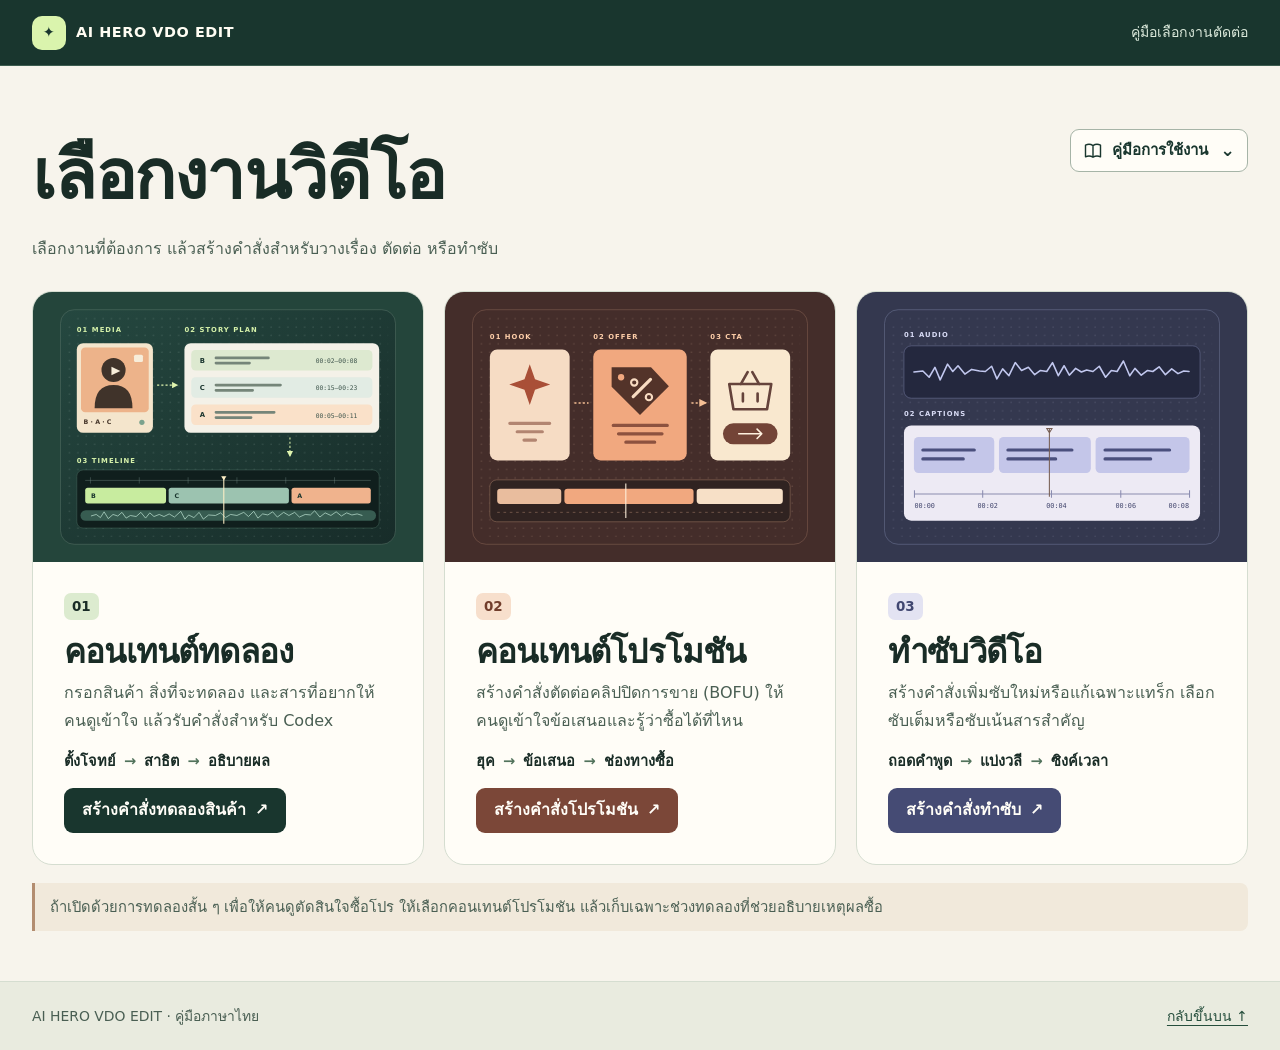
<file: website/index.html>
<!doctype html>
<html lang="th">
<head>
  <meta charset="utf-8">
  <meta name="viewport" content="width=device-width, initial-scale=1">
  <meta name="description" content="เลือกงานวิดีโอและสร้างคำสั่งสำหรับ Codex ทั้งคอนเทนต์ทดลอง คอนเทนต์โปรโมชัน และทำซับวิดีโอ">
  <meta name="theme-color" content="#19362e">
  <title>เลือกงานวิดีโอ | AI HERO VDO EDIT</title>
  <link rel="icon" type="image/svg+xml" href="img/mark.svg">
  <link rel="stylesheet" href="styles.css">
  <script src="entry.js" defer></script>
</head>
<body id="top">
  <a class="skip" href="#main">ข้ามไปเนื้อหา</a>
  <header class="topbar"><div class="wrap"><a class="brand" href="index.html"><b aria-hidden="true">✦</b> AI HERO VDO EDIT</a><span class="bar-tag">คู่มือเลือกงานตัดต่อ</span></div></header>
  <main id="main" class="wrap mode-home">
    <div class="mode-heading">
      <div class="mode-intro">
        <h1>เลือกงานวิดีโอ</h1>
        <p>เลือกงานที่ต้องการ แล้วสร้างคำสั่งสำหรับวางเรื่อง ตัดต่อ หรือทำซับ</p>
      </div>
      <details class="guide-menu">
        <summary><svg aria-hidden="true" width="20" height="20" viewBox="0 0 24 24" fill="none" stroke="currentColor" stroke-width="1.7" stroke-linecap="round" stroke-linejoin="round"><path d="M12 5.5C9.4 3.8 5.8 3.7 3 5v14c2.8-1.3 6.4-1.2 9 .5 2.6-1.7 6.2-1.8 9-.5V5c-2.8-1.3-6.4-1.2-9 .5Zm0 0v14"/></svg>คู่มือการใช้งาน<span class="guide-chevron" aria-hidden="true">⌄</span></summary>
        <nav class="guide-menu-links" aria-label="หัวข้อคู่มือ">
          <a href="experiment.html#start"><strong>เริ่มต้นและทดลองสินค้า</strong><span>เตรียมสื่อ วางเรื่อง ตัดต่อ และตรวจงาน</span></a>
          <a href="experiment.html#promotion"><strong>โปรโมชัน / ปิดการขาย BOFU</strong><span>เตรียมข้อเสนอ เลือกจังหวะ และตรวจ CTA</span></a>
          <a href="experiment.html#subtitle-guide"><strong>ทำซับ</strong><span>ตัวอย่างคำสั่งแก้ซับเฉพาะแทร็ก</span></a>
        </nav>
      </details>
    </div>
    <div class="mode-grid">
      <section class="mode-card experiment-card" aria-labelledby="experiment-title">
        <div class="mode-art"><img src="img/workflow.svg" alt="คลิปต้นฉบับถูกเลือกและเรียงใหม่จากแผนสู่ไทม์ไลน์" width="640" height="450"></div>
        <div class="mode-card-body"><span class="mode-label" aria-hidden="true">01</span>
          <h2 id="experiment-title">คอนเทนต์ทดลอง</h2>
          <p>กรอกสินค้า สิ่งที่จะทดลอง และสารที่อยากให้คนดูเข้าใจ แล้วรับคำสั่งสำหรับ Codex</p>
          <div class="mode-sequence" aria-label="ลำดับเนื้อหา">ตั้งโจทย์ <span>→</span> สาธิต <span>→</span> อธิบายผล</div>
          <a class="button primary" href="experiment-builder.html">สร้างคำสั่งทดลองสินค้า <span aria-hidden="true">↗</span></a>
        </div>
      </section>
      <section class="mode-card bofu-card" aria-labelledby="bofu-title">
        <div class="mode-art"><img src="img/bofu-flow.svg" alt="จากฮุคหรือมุกสั้น พาไปสู่ข้อเสนอและคำชวนซื้อ" width="640" height="450"></div>
        <div class="mode-card-body"><span class="mode-label" aria-hidden="true">02</span>
          <h2 id="bofu-title">คอนเทนต์โปรโมชัน</h2>
          <p>สร้างคำสั่งตัดต่อคลิปปิดการขาย (BOFU) ให้คนดูเข้าใจข้อเสนอและรู้ว่าซื้อได้ที่ไหน</p>
          <div class="mode-sequence" aria-label="ลำดับเนื้อหา">ฮุค <span>→</span> ข้อเสนอ <span>→</span> ช่องทางซื้อ</div>
          <a class="button primary" href="bofu.html">สร้างคำสั่งโปรโมชัน <span aria-hidden="true">↗</span></a>
        </div>
      </section>
      <section class="mode-card subtitle-card" aria-labelledby="subtitle-title">
        <div class="mode-art"><img src="img/subtitle-flow.svg" alt="คำพูดบนไทม์ไลน์ถูกแบ่งเป็นช่วงซับตามเวลา" width="640" height="450"></div>
        <div class="mode-card-body"><span class="mode-label" aria-hidden="true">03</span>
          <h2 id="subtitle-title">ทำซับวิดีโอ</h2>
          <p>สร้างคำสั่งเพิ่มซับใหม่หรือแก้เฉพาะแทร็ก เลือกซับเต็มหรือซับเน้นสารสำคัญ</p>
          <div class="mode-sequence" aria-label="ลำดับการทำซับ">ถอดคำพูด <span>→</span> แบ่งวลี <span>→</span> ซิงค์เวลา</div>
          <a class="button primary" href="subtitles.html">สร้างคำสั่งทำซับ <span aria-hidden="true">↗</span></a>
        </div>
      </section>
    </div>
    <p class="mode-hint">ถ้าเปิดด้วยการทดลองสั้น ๆ เพื่อให้คนดูตัดสินใจซื้อโปร ให้เลือกคอนเทนต์โปรโมชัน แล้วเก็บเฉพาะช่วงทดลองที่ช่วยอธิบายเหตุผลซื้อ</p>
  </main>
  <footer class="foot"><div class="wrap"><span>AI HERO VDO EDIT · คู่มือภาษาไทย</span><a href="#top">กลับขึ้นบน ↑</a></div></footer>
</body>
</html>
</file>
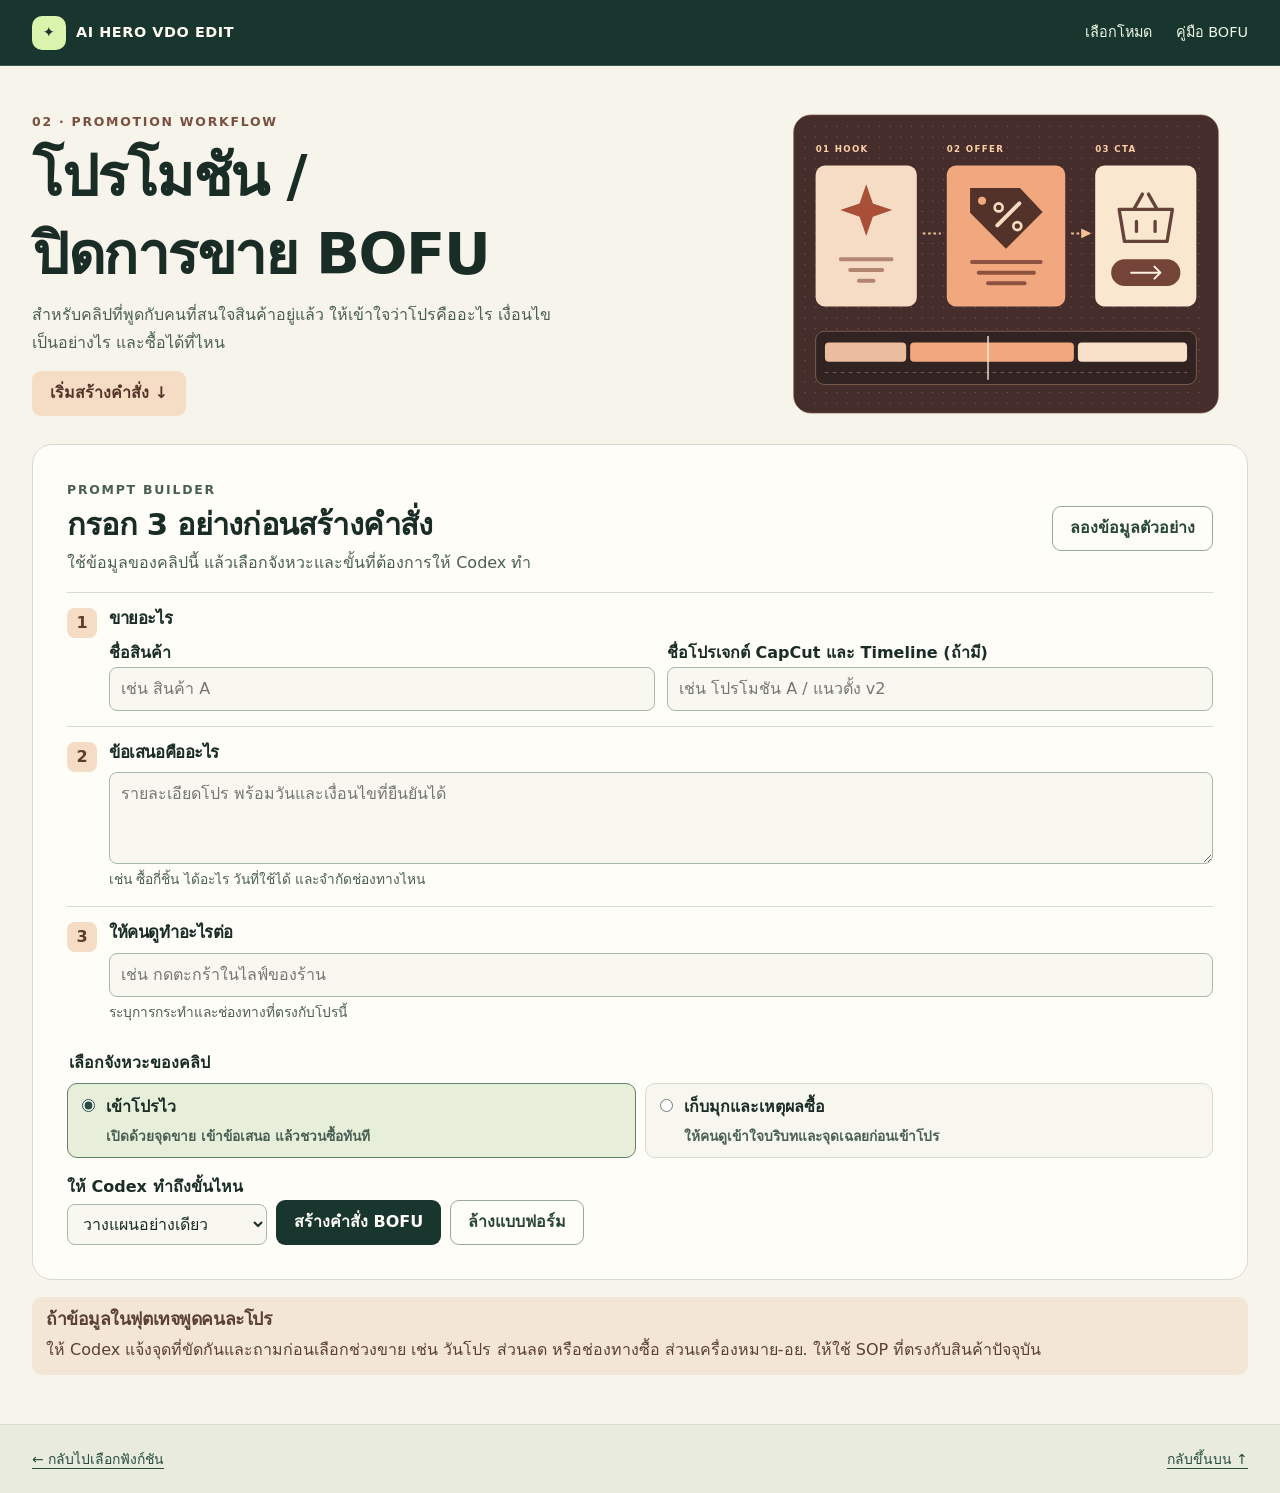
<file: website/bofu.html>
<!doctype html>
<html lang="th">
<head>
  <meta charset="utf-8">
  <meta name="viewport" content="width=device-width, initial-scale=1">
  <meta name="description" content="สร้างคำสั่ง Codex สำหรับคลิปโปรโมชัน BOFU จากโปรเจกต์ ข้อเสนอ และช่องทางซื้อ">
  <meta name="theme-color" content="#19362e">
  <title>ชุดคำสั่งโปรโมชัน BOFU | AI HERO VDO EDIT</title>
  <link rel="icon" type="image/svg+xml" href="img/mark.svg">
  <link rel="stylesheet" href="styles.css">
  <script src="app.js" defer></script>
  <script src="bofu.js" defer></script>
</head>
<body id="top">
  <a class="skip" href="#main">ข้ามไปเนื้อหา</a>
  <header class="topbar"><div class="wrap"><a class="brand" href="index.html"><b aria-hidden="true">✦</b> AI HERO VDO EDIT</a><nav class="topnav" aria-label="ทางลัด"><a href="index.html">เลือกโหมด</a><a href="experiment.html#promotion">คู่มือ BOFU</a></nav></div></header>
  <main id="main" class="wrap bofu-page">
    <div class="bofu-intro">
      <div><p class="kicker">02 · PROMOTION WORKFLOW</p><h1>โปรโมชัน /<br>ปิดการขาย BOFU</h1><p>สำหรับคลิปที่พูดกับคนที่สนใจสินค้าอยู่แล้ว ให้เข้าใจว่าโปรคืออะไร เงื่อนไขเป็นอย่างไร และซื้อได้ที่ไหน</p><a class="button bofu-button" href="#builder">เริ่มสร้างคำสั่ง ↓</a></div>
      <img src="img/bofu-flow.svg" width="640" height="450" alt="โครงขายโปรจากฮุค ไปข้อเสนอ แล้วจบด้วยคำชวนซื้อ">
    </div>
    <section class="builder" id="builder" aria-labelledby="builder-title">
      <div class="builder-head"><div><p class="kicker">PROMPT BUILDER</p><h2 id="builder-title">กรอก 3 อย่างก่อนสร้างคำสั่ง</h2><p>ใช้ข้อมูลของคลิปนี้ แล้วเลือกจังหวะและขั้นที่ต้องการให้ Codex ทำ</p></div><button class="button outline" id="demo" type="button">ลองข้อมูลตัวอย่าง</button></div>
      <p class="demo-note" id="demo-note" hidden>กำลังดูข้อมูลสมมติ ล้างแบบฟอร์มก่อนกรอกโปรจริง</p>
      <form id="bofu-form" autocomplete="off">
        <div class="field-step">
          <span class="step-number" aria-hidden="true">1</span>
          <div class="field-content"><h3>ขายอะไร</h3><div class="paired-fields"><div><label for="product">ชื่อสินค้า</label><input id="product" maxlength="120" required placeholder="เช่น สินค้า A"></div><div><label for="project">ชื่อโปรเจกต์ CapCut และ Timeline (ถ้ามี)</label><input id="project" maxlength="200" required placeholder="เช่น โปรโมชัน A / แนวตั้ง v2"></div></div></div>
        </div>
        <div class="field-step">
          <span class="step-number" aria-hidden="true">2</span>
          <div class="field-content"><h3><label for="offer">ข้อเสนอคืออะไร</label></h3><textarea id="offer" maxlength="600" rows="3" required aria-describedby="offer-help" placeholder="รายละเอียดโปร พร้อมวันและเงื่อนไขที่ยืนยันได้"></textarea><small id="offer-help">เช่น ซื้อกี่ชิ้น ได้อะไร วันที่ใช้ได้ และจำกัดช่องทางไหน</small></div>
        </div>
        <div class="field-step">
          <span class="step-number" aria-hidden="true">3</span>
          <div class="field-content"><h3><label for="cta">ให้คนดูทำอะไรต่อ</label></h3><input id="cta" maxlength="220" required placeholder="เช่น กดตะกร้าในไลฟ์ของร้าน"><small>ระบุการกระทำและช่องทางที่ตรงกับโปรนี้</small></div>
        </div>
        <fieldset class="pace"><legend>เลือกจังหวะของคลิป</legend><div class="pace-grid">
          <label class="choice"><input type="radio" name="pace" value="fast" checked><span><strong>เข้าโปรไว</strong><small>เปิดด้วยจุดขาย เข้าข้อเสนอ แล้วชวนซื้อทันที</small></span></label>
          <label class="choice"><input type="radio" name="pace" value="context"><span><strong>เก็บมุกและเหตุผลซื้อ</strong><small>ให้คนดูเข้าใจบริบทและจุดเฉลยก่อนเข้าโปร</small></span></label>
        </div></fieldset>
        <div class="build-actions"><div class="scope"><label for="scope">ให้ Codex ทำถึงขั้นไหน</label><select id="scope"><option value="plan">วางแผนอย่างเดียว</option><option value="edit">วางแผนและตัดจริง</option></select></div><button class="button primary" type="submit">สร้างคำสั่ง BOFU</button><button class="button outline" type="reset">ล้างแบบฟอร์ม</button></div>
      </form>
      <section class="bofu-result" id="bofu-result" aria-labelledby="result-title" hidden>
        <h3 id="result-title" tabindex="-1">คำสั่งสำหรับวางในแชต Codex</h3>
        <div class="prompt"><div class="prompt-head"><span>ชุดคำสั่ง BOFU</span><button class="copy" type="button" data-copy="bofu-prompt">คัดลอก</button></div><pre tabindex="0"><code id="bofu-prompt"></code></pre></div>
      </section>
    </section>
    <aside class="bofu-note"><h2>ถ้าข้อมูลในฟุตเทจพูดคนละโปร</h2><p>ให้ Codex แจ้งจุดที่ขัดกันและถามก่อนเลือกช่วงขาย เช่น วันโปร ส่วนลด หรือช่องทางซื้อ ส่วนเครื่องหมาย-อย. ให้ใช้ SOP ที่ตรงกับสินค้าปัจจุบัน</p></aside>
  </main>
  <div class="status" id="copy-status" role="status" aria-live="polite"></div>
  <footer class="foot"><div class="wrap"><a href="index.html">← กลับไปเลือกฟังก์ชัน</a><a href="#top">กลับขึ้นบน ↑</a></div></footer>
</body>
</html>
</file>
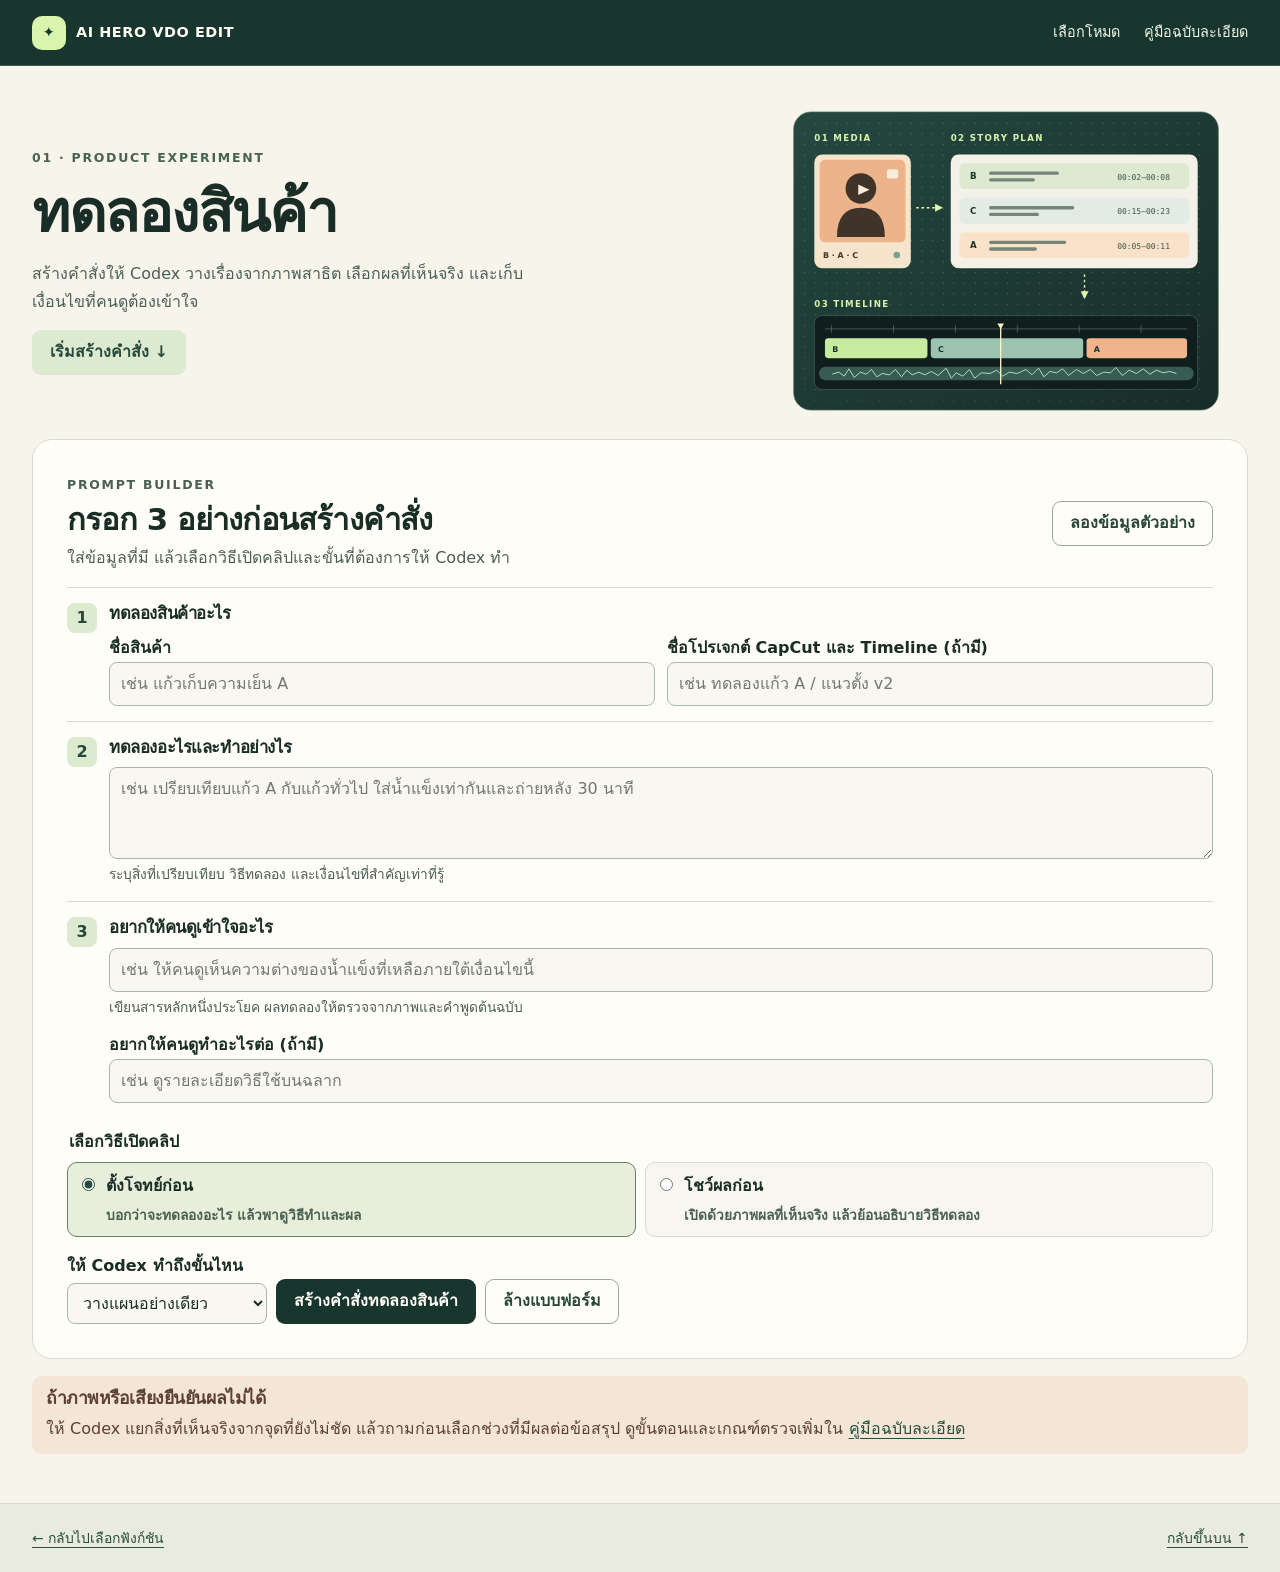
<file: website/experiment-builder.html>
<!doctype html>
<html lang="th">
<head>
  <meta charset="utf-8">
  <meta name="viewport" content="width=device-width, initial-scale=1">
  <meta name="description" content="สร้างคำสั่ง Codex สำหรับคลิปทดลองสินค้า จากโจทย์ทดลอง ผลที่มี และสิ่งที่อยากให้คนดูเข้าใจ">
  <meta name="theme-color" content="#19362e">
  <title>ชุดคำสั่งทดลองสินค้า | AI HERO VDO EDIT</title>
  <link rel="icon" type="image/svg+xml" href="img/mark.svg">
  <link rel="stylesheet" href="styles.css">
  <script src="app.js" defer></script>
  <script src="experiment-builder.js" defer></script>
</head>
<body id="top">
  <a class="skip" href="#main">ข้ามไปเนื้อหา</a>
  <header class="topbar"><div class="wrap"><a class="brand" href="index.html"><b aria-hidden="true">✦</b> AI HERO VDO EDIT</a><nav class="topnav" aria-label="ทางลัด"><a href="index.html">เลือกโหมด</a><a href="experiment.html">คู่มือฉบับละเอียด</a></nav></div></header>
  <main id="main" class="wrap bofu-page">
    <div class="bofu-intro experiment-intro">
      <div><p class="kicker">01 · PRODUCT EXPERIMENT</p><h1>ทดลองสินค้า</h1><p>สร้างคำสั่งให้ Codex วางเรื่องจากภาพสาธิต เลือกผลที่เห็นจริง และเก็บเงื่อนไขที่คนดูต้องเข้าใจ</p><a class="button bofu-button" href="#builder">เริ่มสร้างคำสั่ง ↓</a></div>
      <img src="img/workflow.svg" width="640" height="450" alt="เลือกช่วงจากไฟล์ทดลองแล้ววางแผนก่อนลง Timeline">
    </div>
    <section class="builder experiment-builder" id="builder" aria-labelledby="builder-title">
      <div class="builder-head"><div><p class="kicker">PROMPT BUILDER</p><h2 id="builder-title">กรอก 3 อย่างก่อนสร้างคำสั่ง</h2><p>ใส่ข้อมูลที่มี แล้วเลือกวิธีเปิดคลิปและขั้นที่ต้องการให้ Codex ทำ</p></div><button class="button outline" id="demo" type="button">ลองข้อมูลตัวอย่าง</button></div>
      <p class="demo-note" id="demo-note" hidden>กำลังดูข้อมูลสมมติ ล้างแบบฟอร์มก่อนกรอกงานจริง</p>
      <form id="experiment-form" autocomplete="off">
        <div class="field-step"><span class="step-number" aria-hidden="true">1</span><div class="field-content"><h3>ทดลองสินค้าอะไร</h3><div class="paired-fields"><div><label for="product">ชื่อสินค้า</label><input id="product" maxlength="120" required placeholder="เช่น แก้วเก็บความเย็น A"></div><div><label for="project">ชื่อโปรเจกต์ CapCut และ Timeline (ถ้ามี)</label><input id="project" maxlength="200" required placeholder="เช่น ทดลองแก้ว A / แนวตั้ง v2"></div></div></div></div>
        <div class="field-step"><span class="step-number" aria-hidden="true">2</span><div class="field-content"><h3><label for="method">ทดลองอะไรและทำอย่างไร</label></h3><textarea id="method" maxlength="700" rows="3" required aria-describedby="method-help" placeholder="เช่น เปรียบเทียบแก้ว A กับแก้วทั่วไป ใส่น้ำแข็งเท่ากันและถ่ายหลัง 30 นาที"></textarea><small id="method-help">ระบุสิ่งที่เปรียบเทียบ วิธีทดลอง และเงื่อนไขที่สำคัญเท่าที่รู้</small></div></div>
        <div class="field-step"><span class="step-number" aria-hidden="true">3</span><div class="field-content"><h3><label for="takeaway">อยากให้คนดูเข้าใจอะไร</label></h3><input id="takeaway" maxlength="240" required placeholder="เช่น ให้คนดูเห็นความต่างของน้ำแข็งที่เหลือภายใต้เงื่อนไขนี้"><small>เขียนสารหลักหนึ่งประโยค ผลทดลองให้ตรวจจากภาพและคำพูดต้นฉบับ</small><div class="optional-cta"><label for="cta">อยากให้คนดูทำอะไรต่อ (ถ้ามี)</label><input id="cta" maxlength="220" placeholder="เช่น ดูรายละเอียดวิธีใช้บนฉลาก"></div></div></div>
        <fieldset class="pace"><legend>เลือกวิธีเปิดคลิป</legend><div class="pace-grid">
          <label class="choice"><input type="radio" name="opening" value="question" checked><span><strong>ตั้งโจทย์ก่อน</strong><small>บอกว่าจะทดลองอะไร แล้วพาดูวิธีทำและผล</small></span></label>
          <label class="choice"><input type="radio" name="opening" value="result"><span><strong>โชว์ผลก่อน</strong><small>เปิดด้วยภาพผลที่เห็นจริง แล้วย้อนอธิบายวิธีทดลอง</small></span></label>
        </div></fieldset>
        <div class="build-actions"><div class="scope"><label for="scope">ให้ Codex ทำถึงขั้นไหน</label><select id="scope"><option value="plan">วางแผนอย่างเดียว</option><option value="edit">วางแผนและตัดจริง</option></select></div><button class="button primary" type="submit">สร้างคำสั่งทดลองสินค้า</button><button class="button outline" type="reset">ล้างแบบฟอร์ม</button></div>
      </form>
      <section class="bofu-result" id="experiment-result" aria-labelledby="result-title" hidden>
        <h3 id="result-title" tabindex="-1">คำสั่งสำหรับวางในแชต Codex</h3>
        <div class="prompt"><div class="prompt-head"><span>ชุดคำสั่งทดลองสินค้า</span><button class="copy" type="button" data-copy="experiment-prompt">คัดลอก</button></div><pre tabindex="0"><code id="experiment-prompt"></code></pre></div>
      </section>
    </section>
    <aside class="bofu-note"><h2>ถ้าภาพหรือเสียงยืนยันผลไม่ได้</h2><p>ให้ Codex แยกสิ่งที่เห็นจริงจากจุดที่ยังไม่ชัด แล้วถามก่อนเลือกช่วงที่มีผลต่อข้อสรุป ดูขั้นตอนและเกณฑ์ตรวจเพิ่มใน <a href="experiment.html">คู่มือฉบับละเอียด</a></p></aside>
  </main>
  <div class="status" id="copy-status" role="status" aria-live="polite"></div>
  <footer class="foot"><div class="wrap"><a href="index.html">← กลับไปเลือกฟังก์ชัน</a><a href="#top">กลับขึ้นบน ↑</a></div></footer>
</body>
</html>
</file>
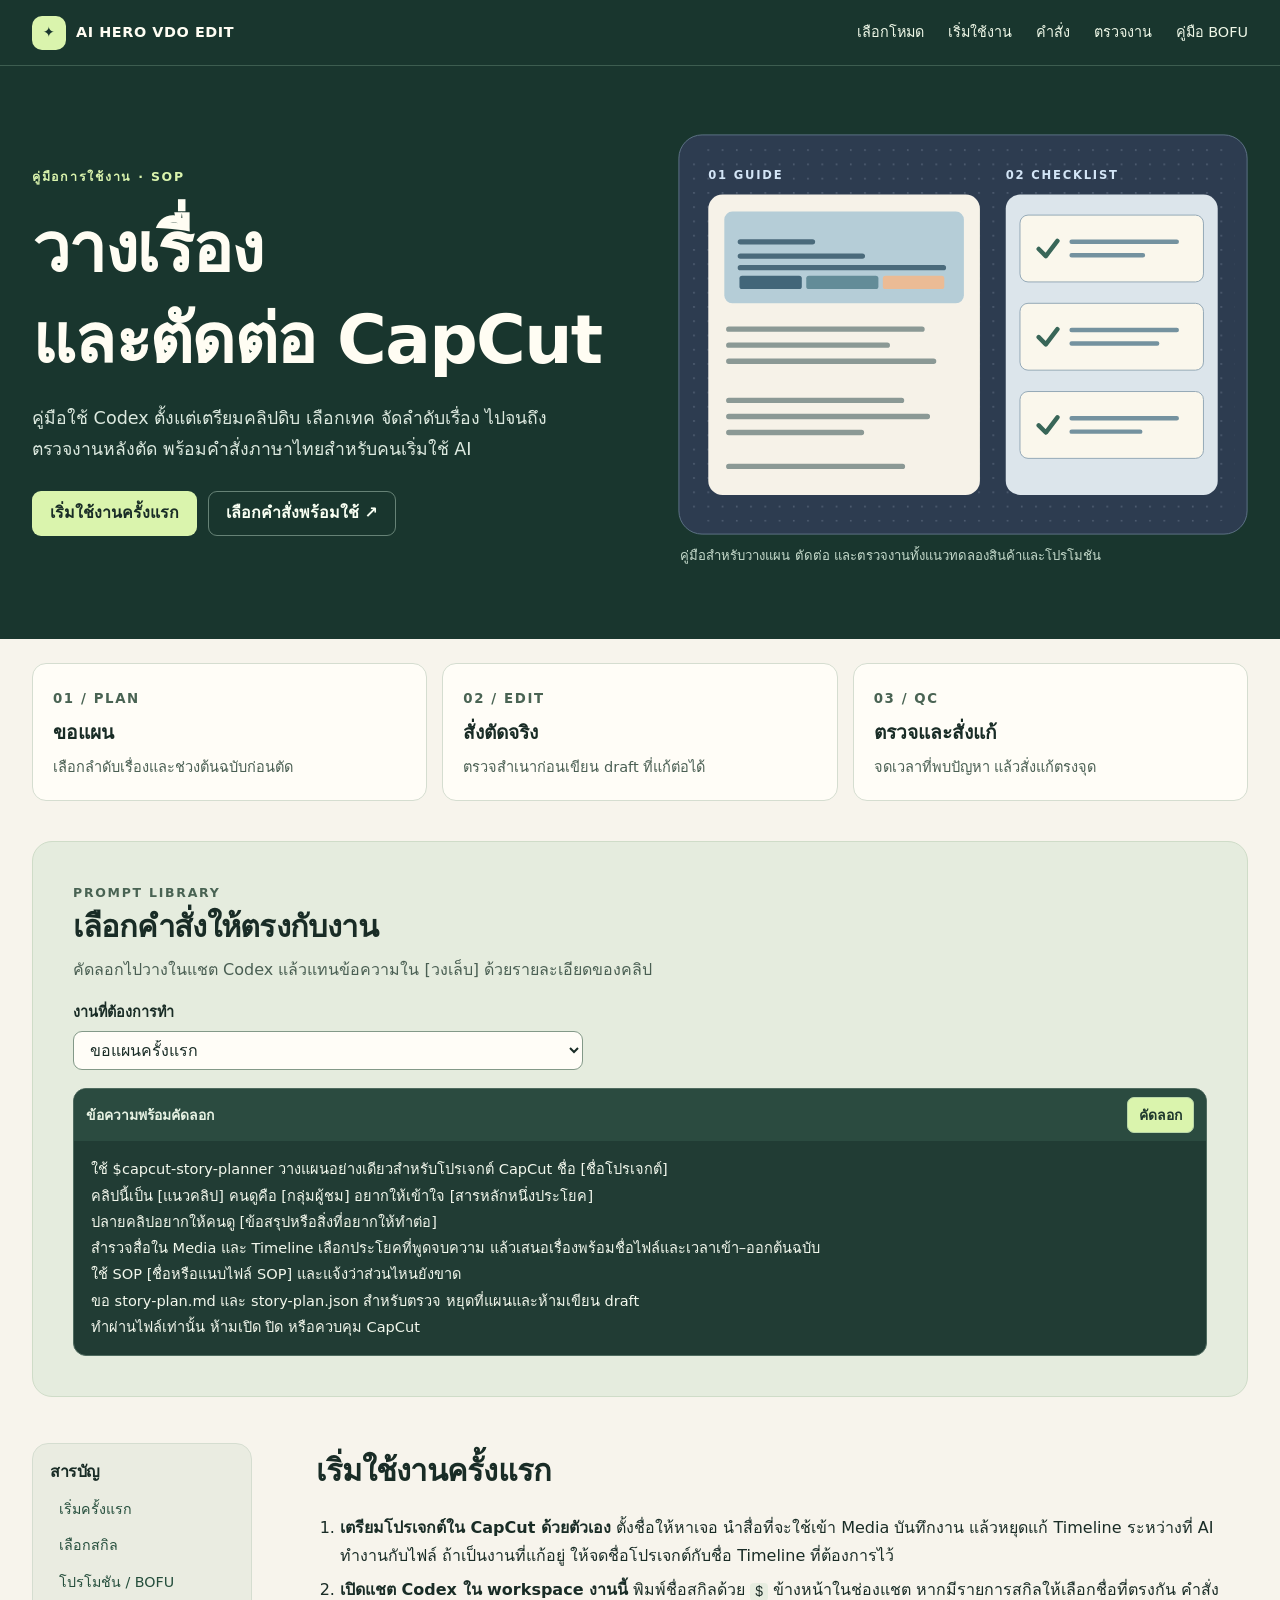
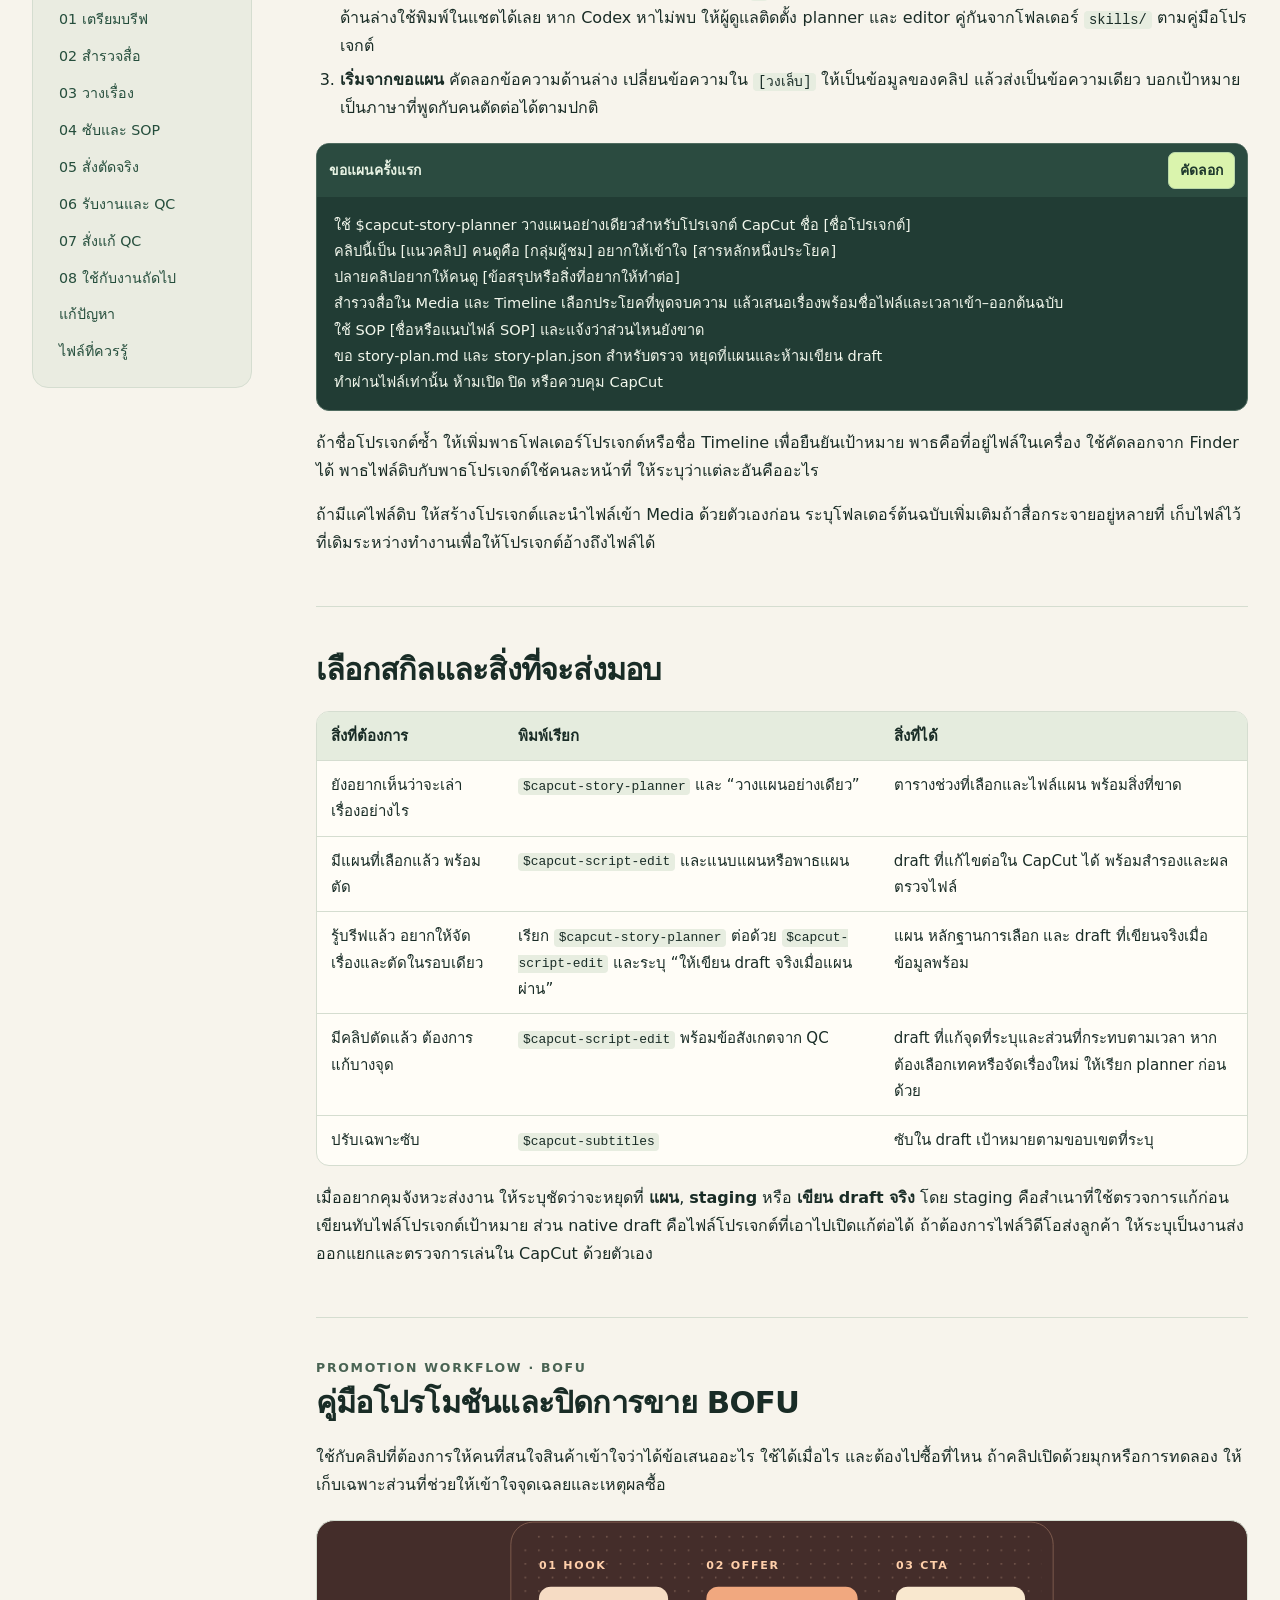
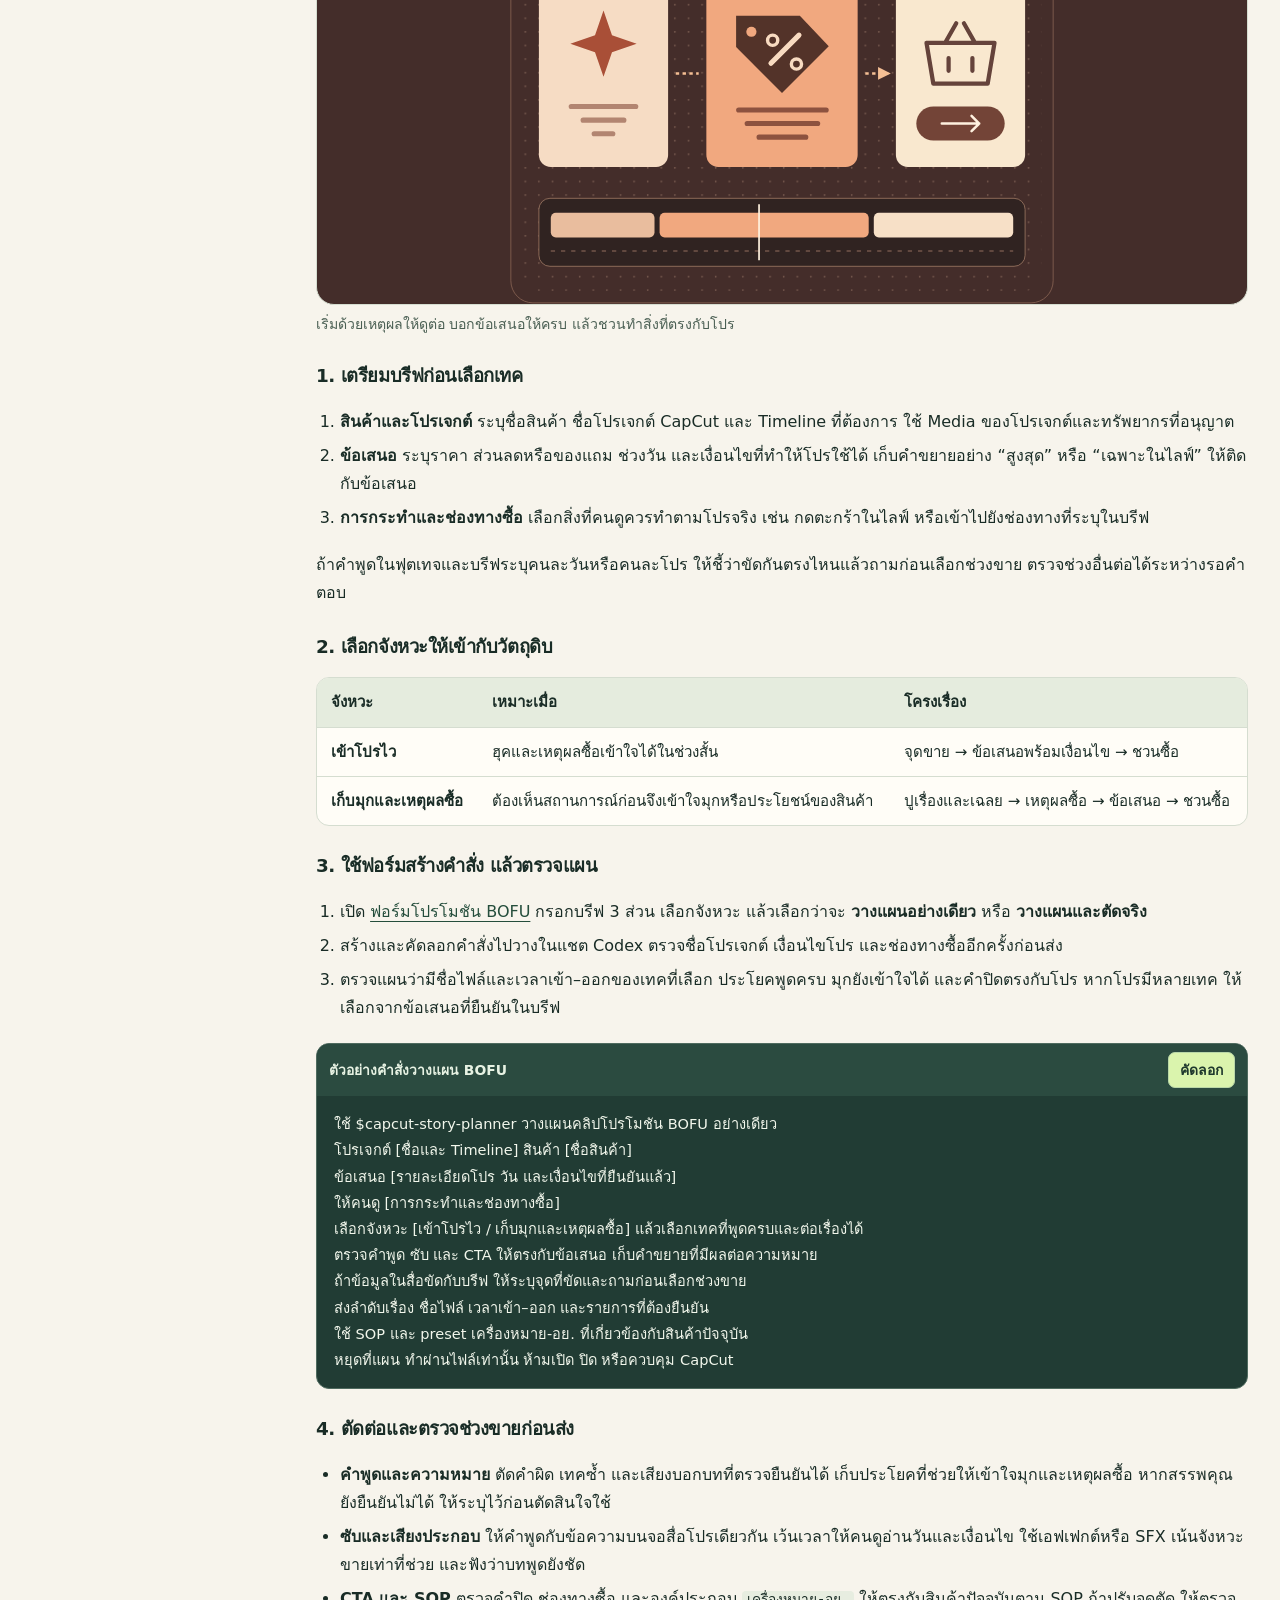
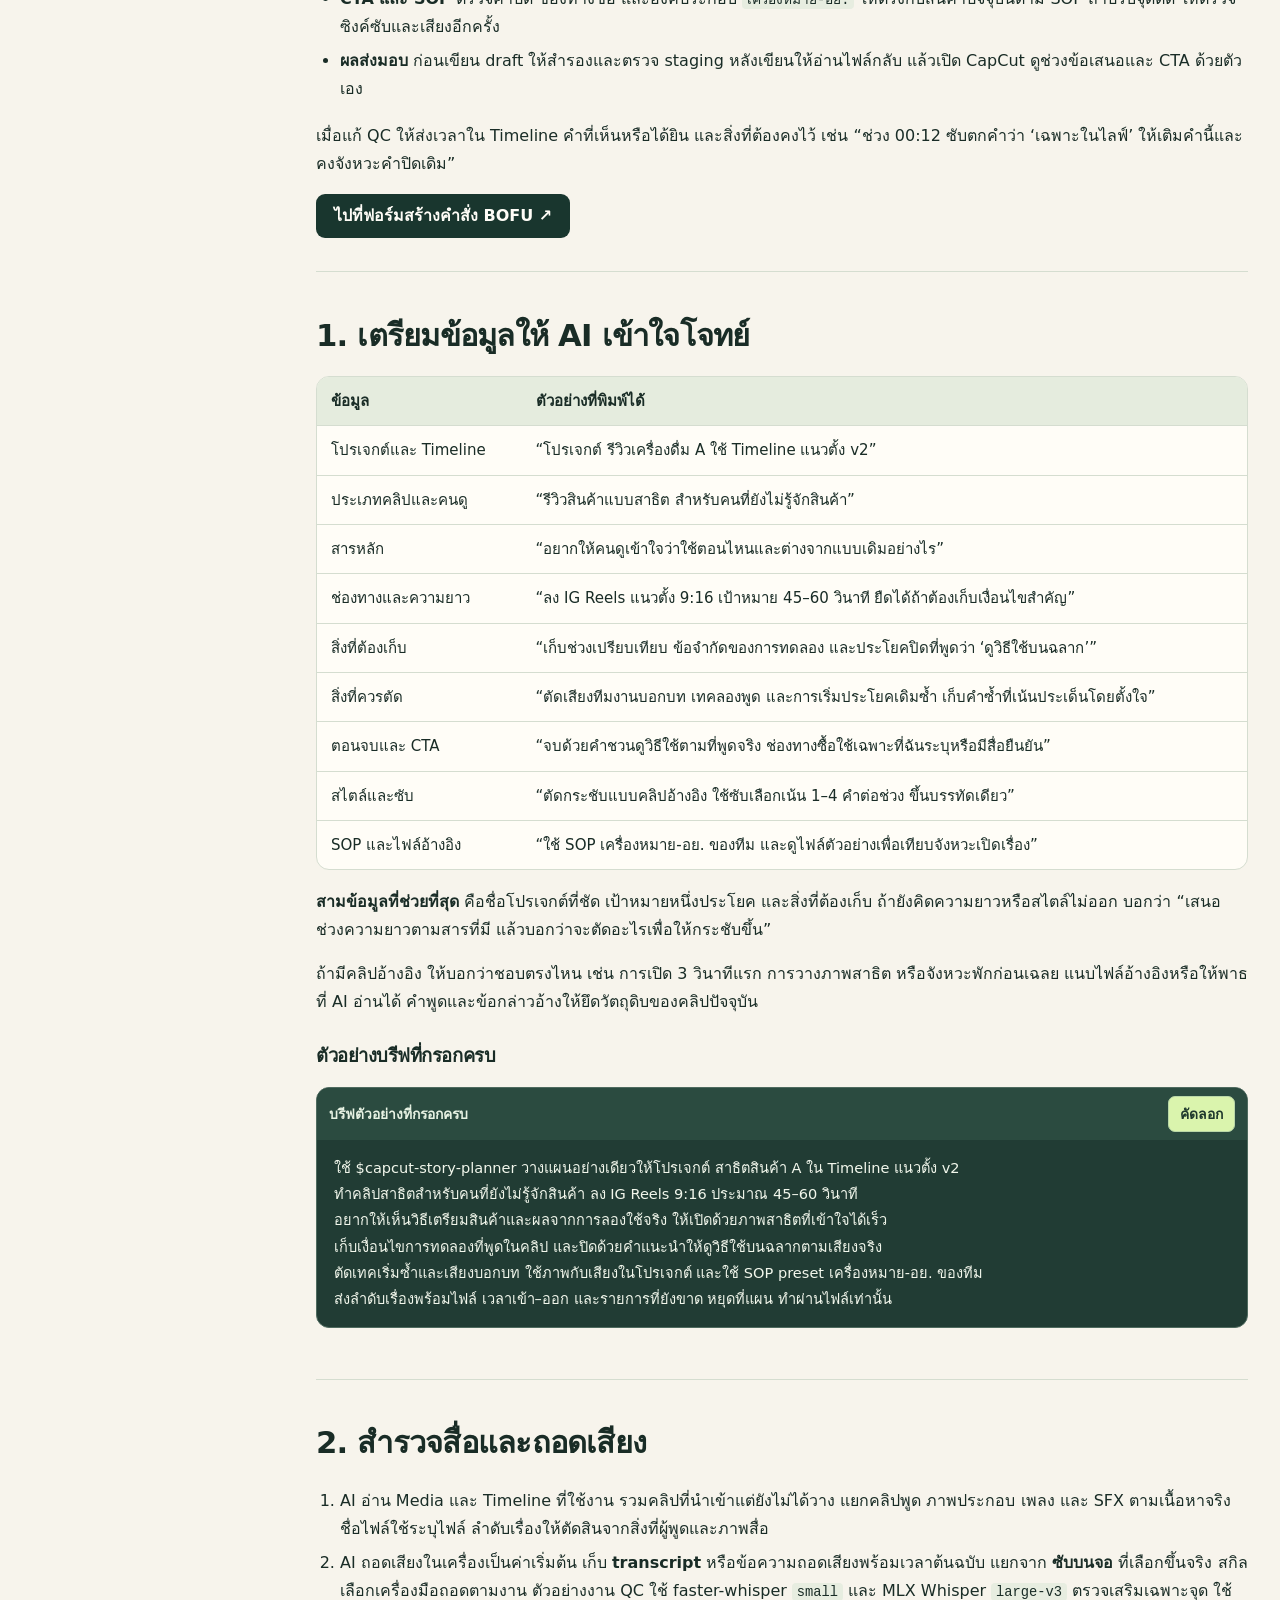
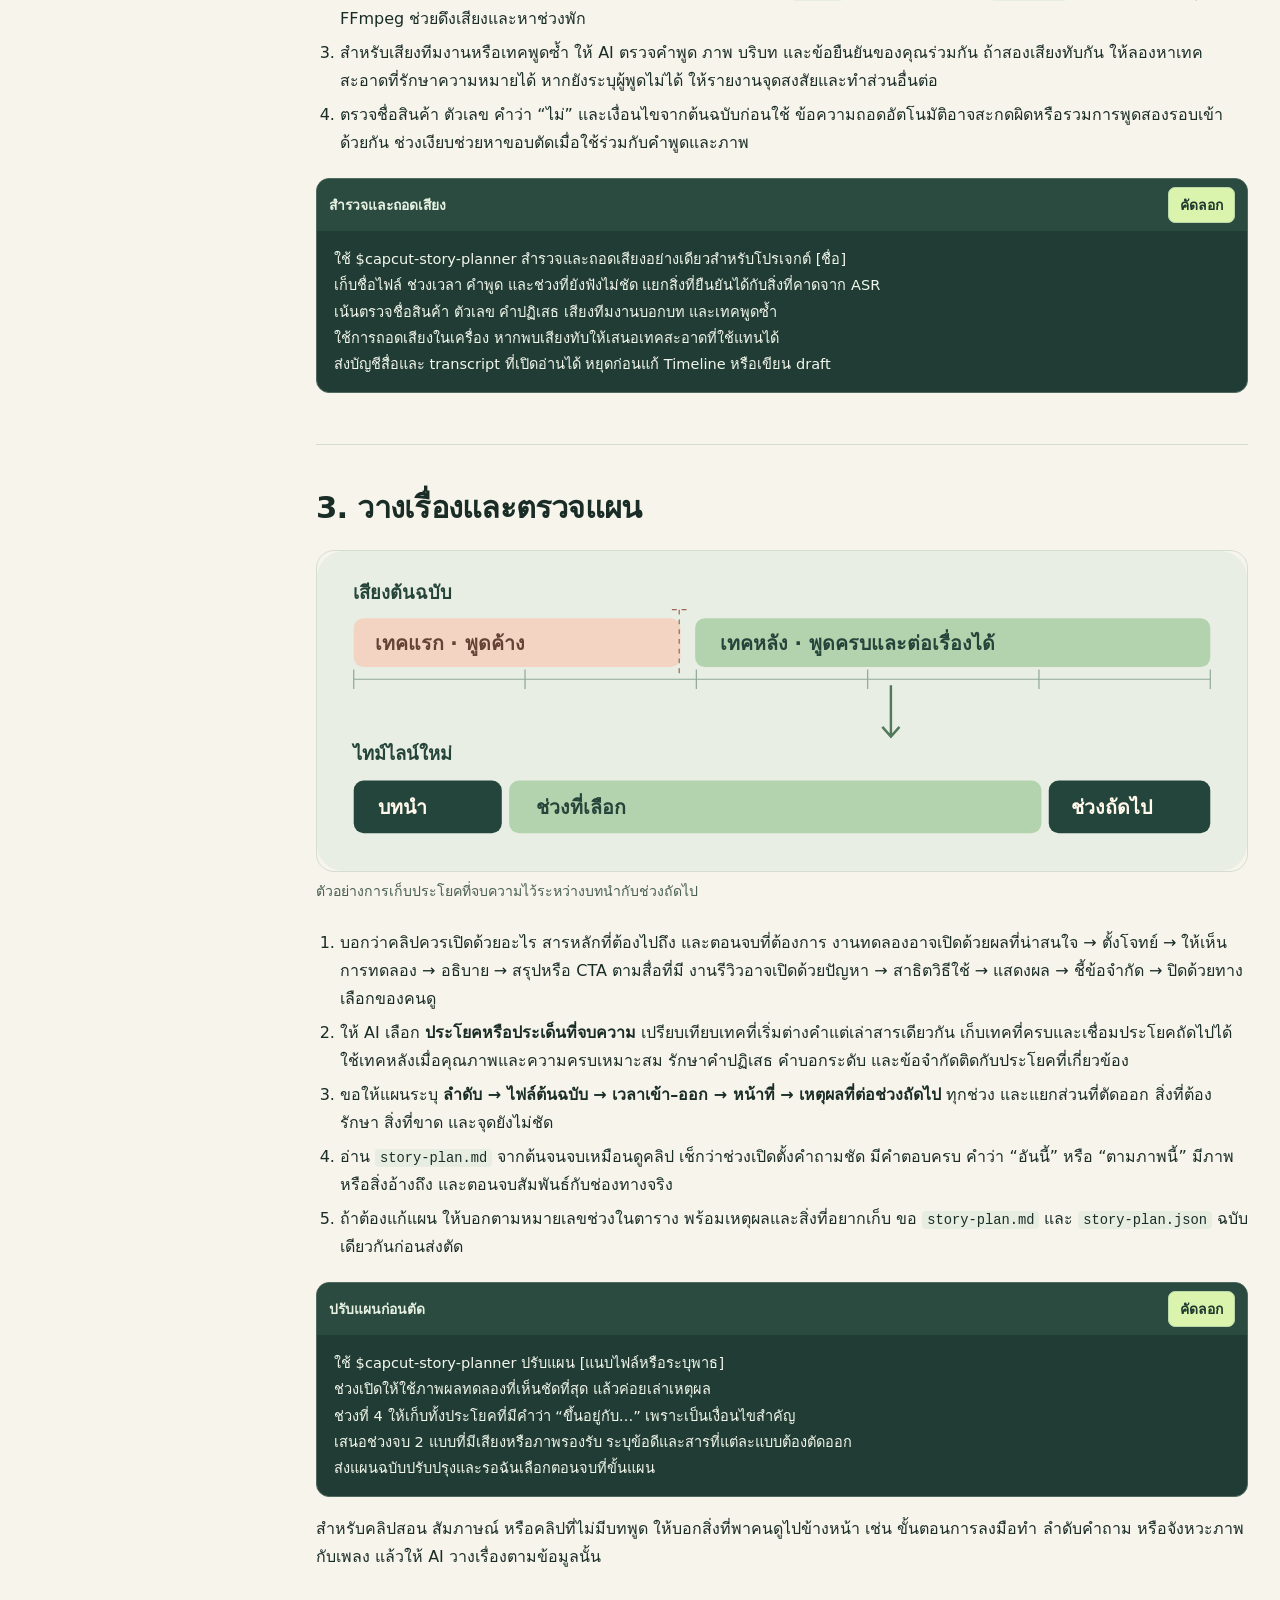
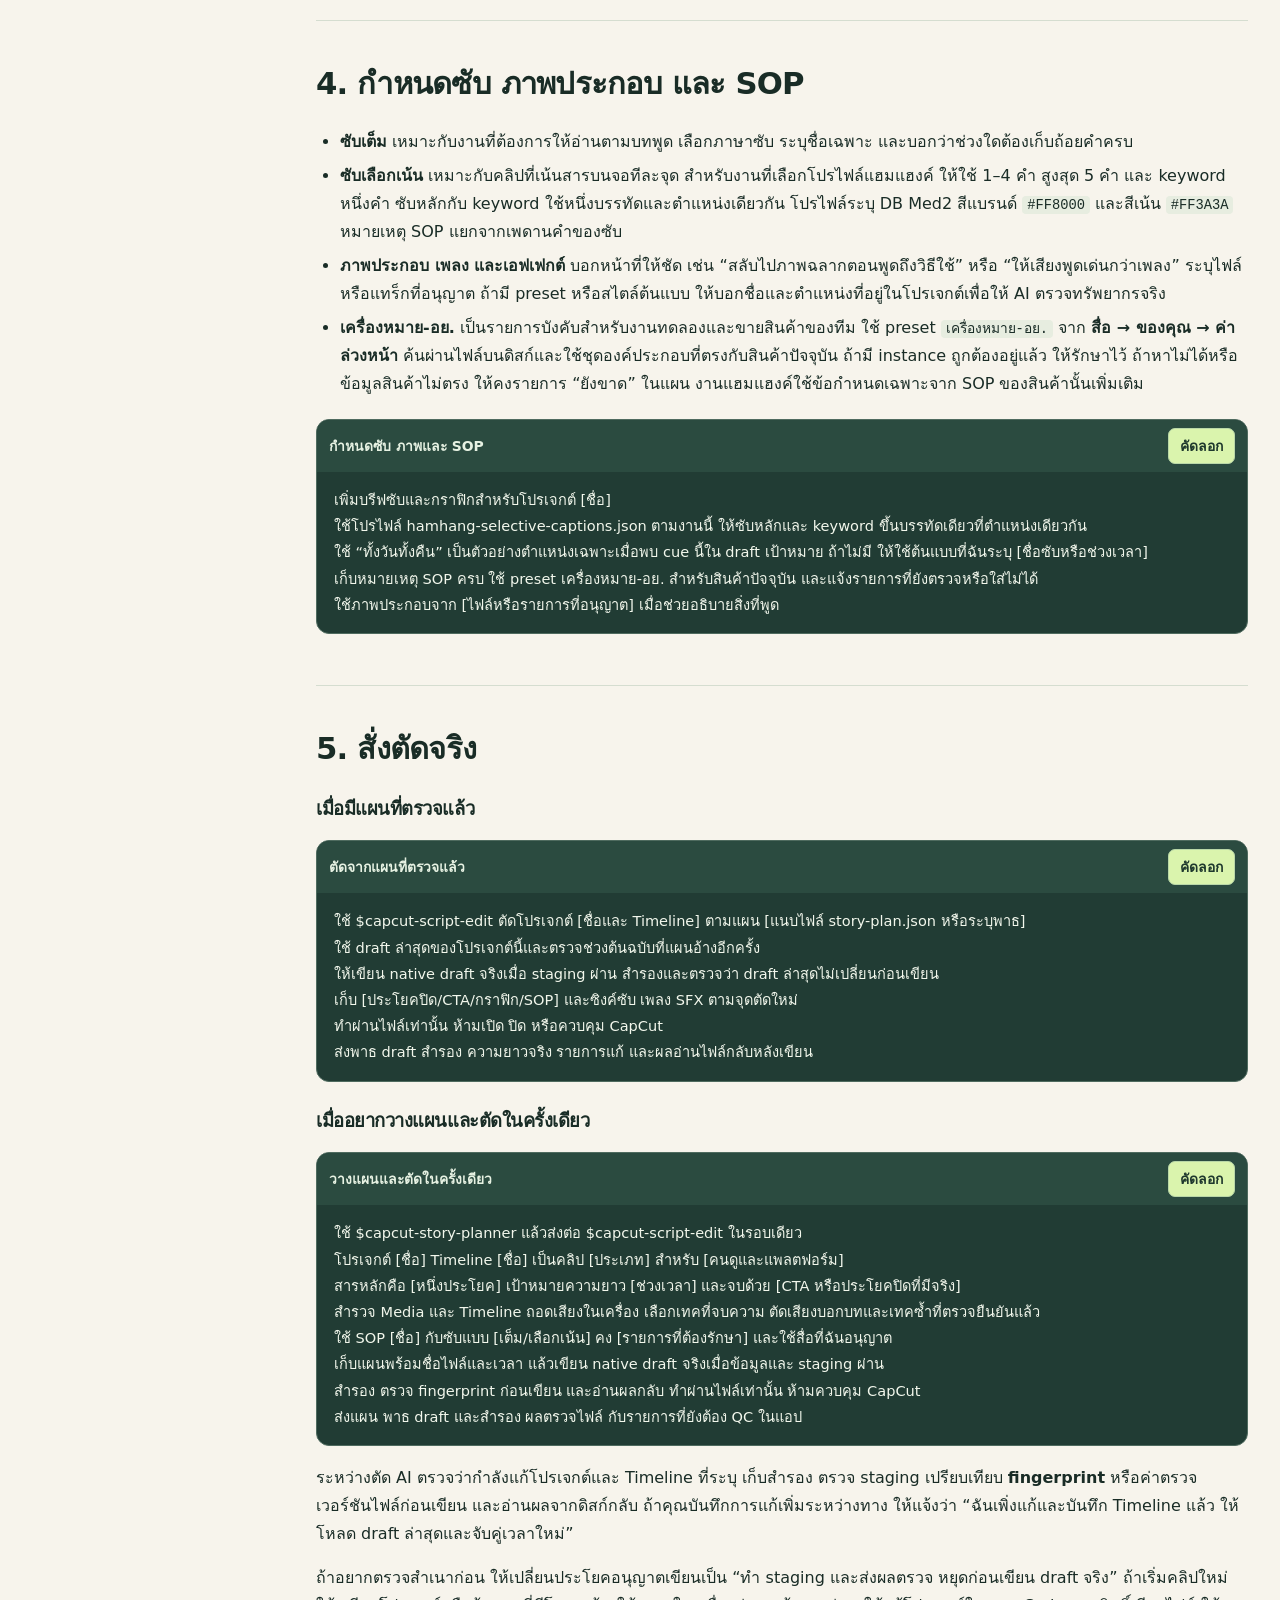
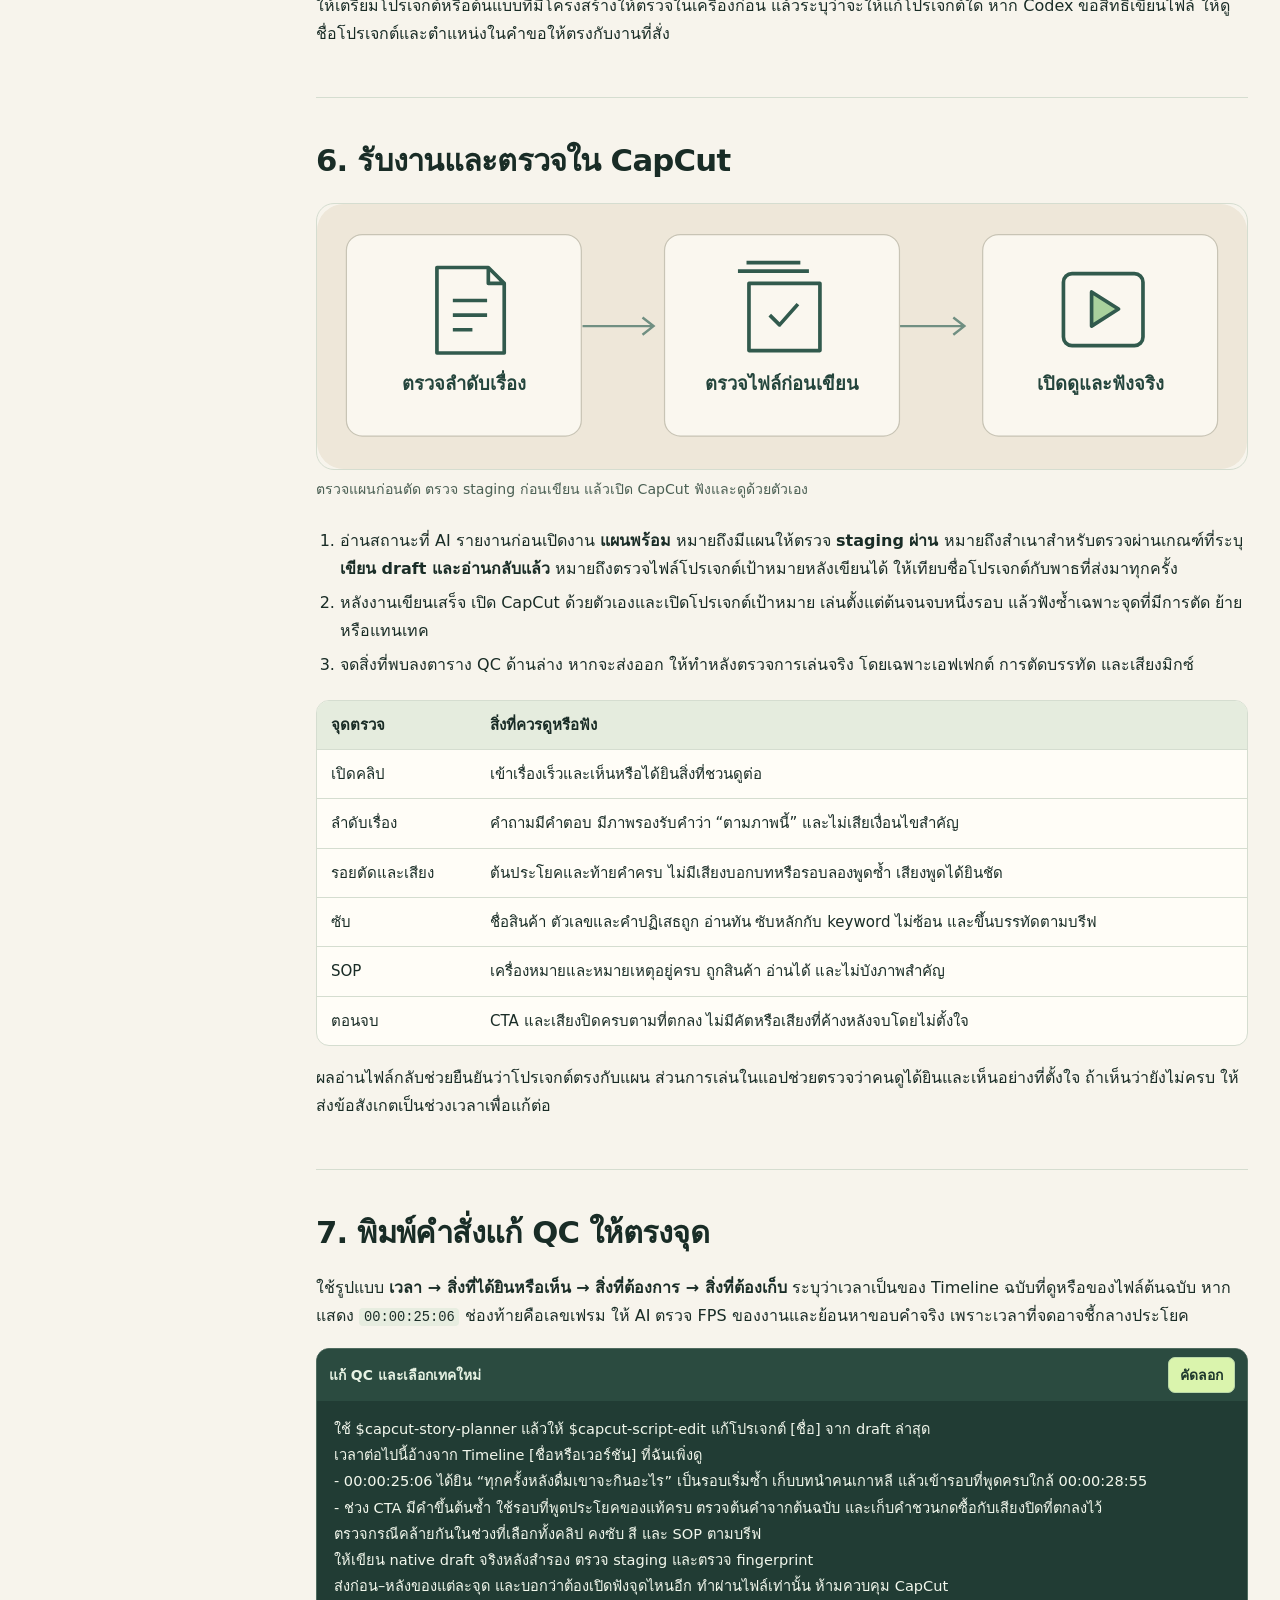
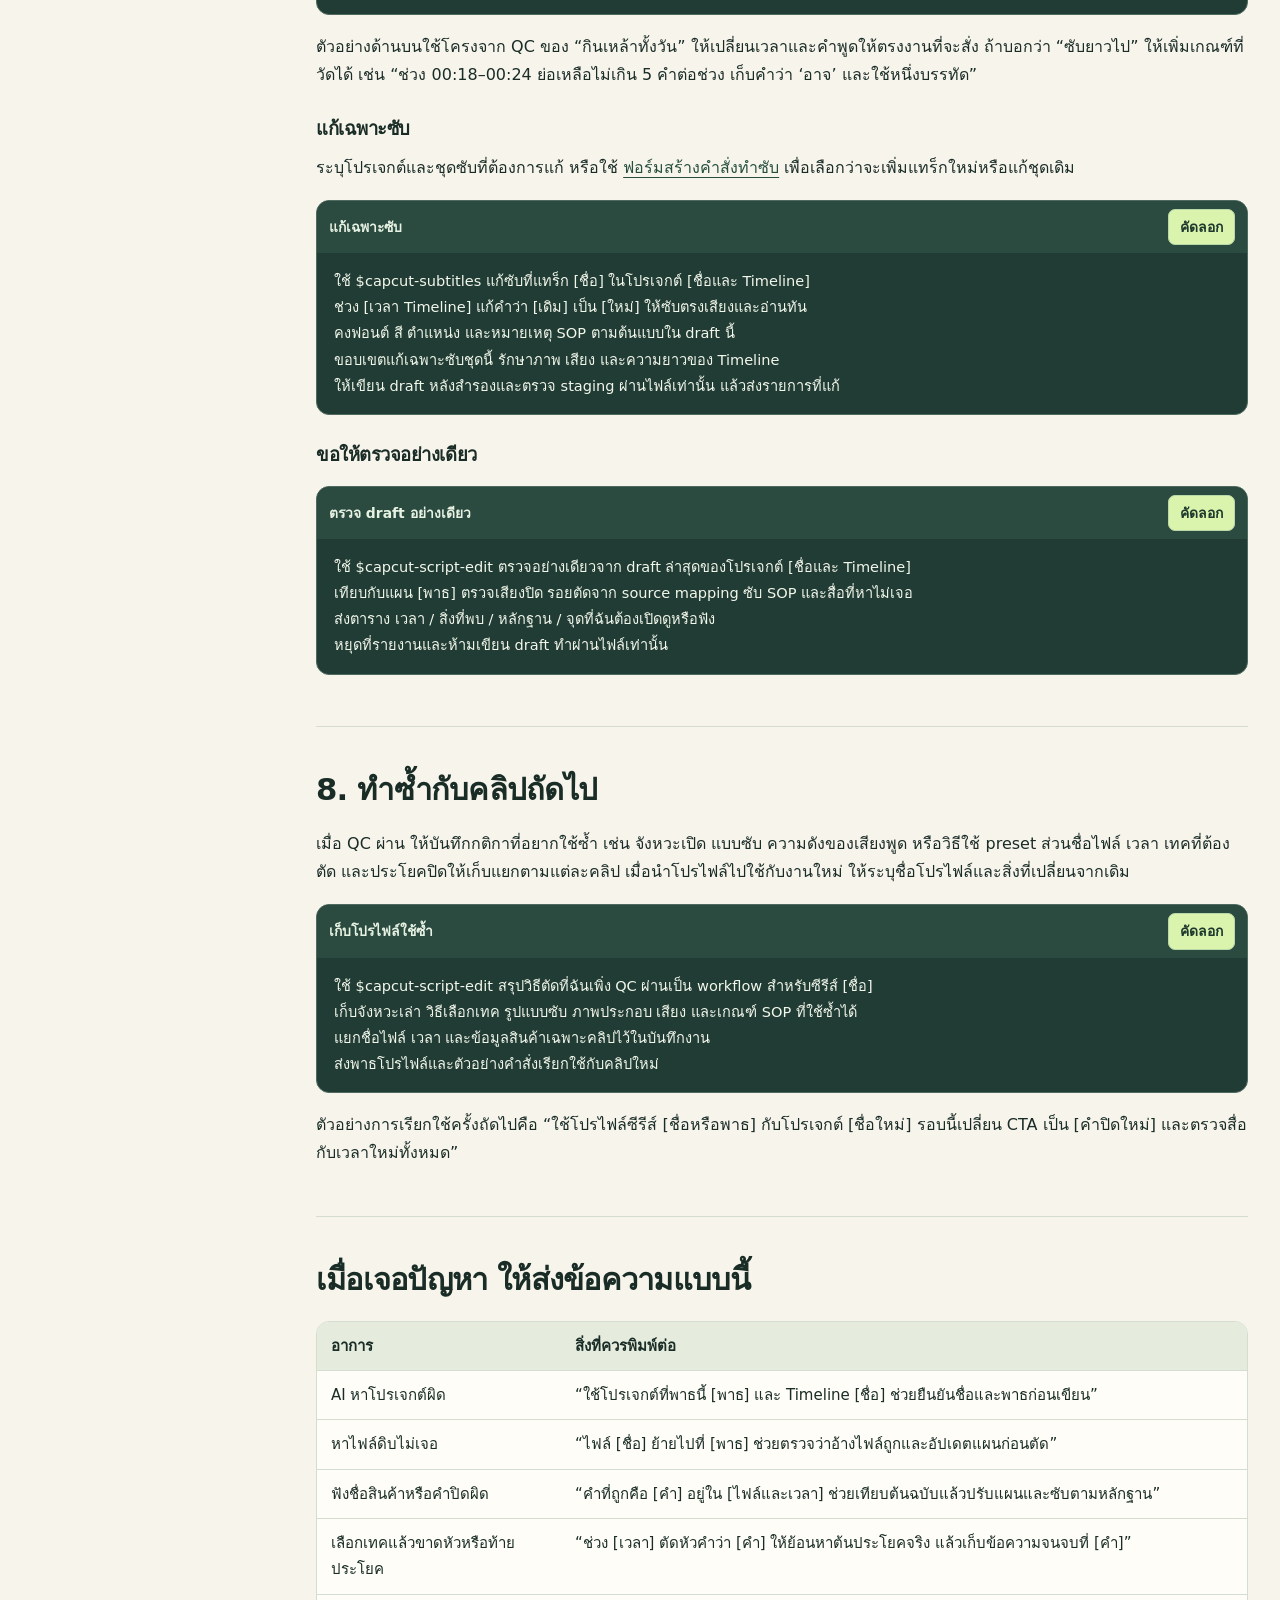
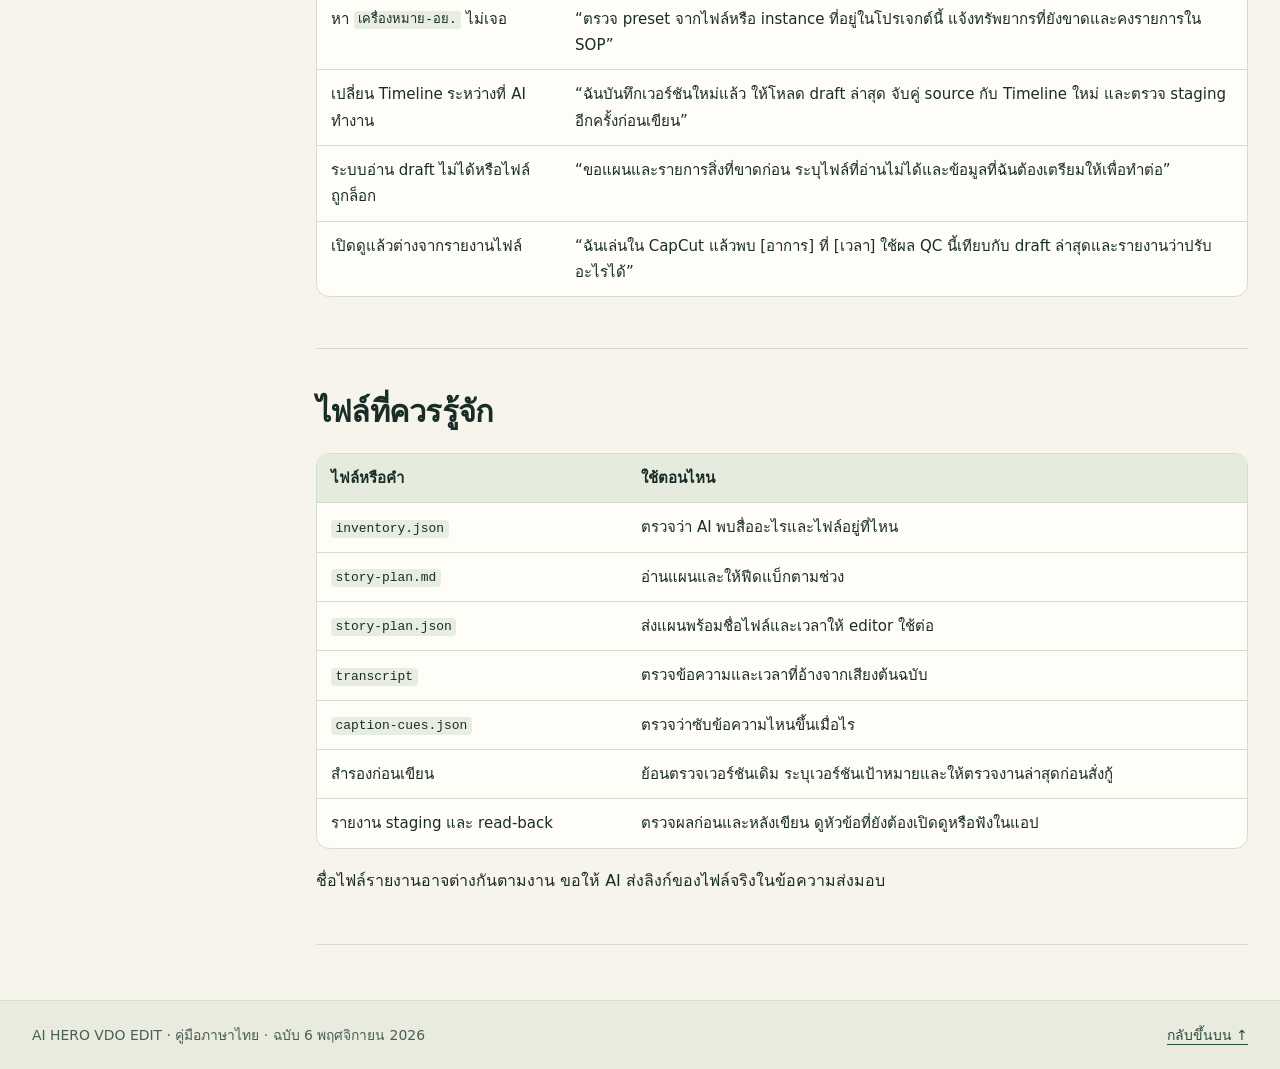
<file: website/experiment.html>
<!doctype html>
<html lang="th">
<head>
<meta charset="utf-8">
<meta name="viewport" content="width=device-width,initial-scale=1">
<meta name="description" content="คู่มือภาษาไทยสำหรับวางเรื่อง ตัดต่อ และตรวจงาน CapCut ด้วย Codex พร้อมภาพประกอบและคำสั่งพร้อมคัดลอก">
<meta name="theme-color" content="#19362e">
<title>คู่มือฉบับละเอียด | AI HERO VDO EDIT</title>
<link rel="icon" type="image/svg+xml" href="img/mark.svg">
<link rel="stylesheet" href="styles.css">
<script src="app.js" defer></script>
</head>
<body id="top">
<a class="skip" href="#main">ข้ามไปเนื้อหา</a>
<header class="topbar"><div class="wrap"><a href="index.html" class="brand"><b aria-hidden="true">✦</b> AI HERO VDO EDIT</a><nav class="topnav" aria-label="ทางลัด"><a href="index.html">เลือกโหมด</a><a href="#start">เริ่มใช้งาน</a><a href="#commands">คำสั่ง</a><a href="#qc">ตรวจงาน</a><a href="#promotion">คู่มือ BOFU</a></nav></div></header>
<main id="main">
<section class="hero" aria-labelledby="site-title"><div class="wrap hero-grid"><div><div class="kicker">คู่มือการใช้งาน · SOP</div><h1 id="site-title">วางเรื่อง<br>และตัดต่อ CapCut</h1><p>คู่มือใช้ Codex ตั้งแต่เตรียมคลิปดิบ เลือกเทค จัดลำดับเรื่อง ไปจนถึงตรวจงานหลังตัด พร้อมคำสั่งภาษาไทยสำหรับคนเริ่มใช้ AI</p><div class="actions"><a class="button" href="#start">เริ่มใช้งานครั้งแรก</a><a class="button ghost" href="#commands">เลือกคำสั่งพร้อมใช้ ↗</a></div></div><figure><img src="img/guide-flow.svg" alt="คู่มือแบบเป็นขั้นตอนพร้อมภาพไทม์ไลน์และรายการตรวจ" width="640" height="450" fetchpriority="high"><figcaption>คู่มือสำหรับวางแผน ตัดต่อ และตรวจงานทั้งแนวทดลองสินค้าและโปรโมชัน</figcaption></figure></div></section>
<div class="wrap paths" aria-label="เลือกงานที่ต้องการ"><a class="path" href="#plan"><small>01 / PLAN</small><strong>ขอแผน</strong><span>เลือกลำดับเรื่องและช่วงต้นฉบับก่อนตัด</span></a><a class="path" href="#edit"><small>02 / EDIT</small><strong>สั่งตัดจริง</strong><span>ตรวจสำเนาก่อนเขียน draft ที่แก้ต่อได้</span></a><a class="path" href="#revise"><small>03 / QC</small><strong>ตรวจและสั่งแก้</strong><span>จดเวลาที่พบปัญหา แล้วสั่งแก้ตรงจุด</span></a></div>
<section class="wrap library" id="commands" aria-labelledby="commands-title"><div class="kicker">PROMPT LIBRARY</div><h2 id="commands-title">เลือกคำสั่งให้ตรงกับงาน</h2><p>คัดลอกไปวางในแชต Codex แล้วแทนข้อความใน [วงเล็บ] ด้วยรายละเอียดของคลิป</p><label for="prompt-picker">งานที่ต้องการทำ</label><select id="prompt-picker"><option value="prompt-1">ขอแผนครั้งแรก</option><option value="prompt-2">บรีฟตัวอย่างที่กรอกครบ</option><option value="prompt-3">สำรวจและถอดเสียง</option><option value="prompt-4">ปรับแผนก่อนตัด</option><option value="prompt-5">กำหนดซับ ภาพและ SOP</option><option value="prompt-6">ตัดจากแผนที่ตรวจแล้ว</option><option value="prompt-7">วางแผนและตัดในครั้งเดียว</option><option value="prompt-8">แก้ QC และเลือกเทคใหม่</option><option value="prompt-9">แก้เฉพาะซับ</option><option value="prompt-10">ตรวจ draft อย่างเดียว</option><option value="prompt-11">เก็บโปรไฟล์ใช้ซ้ำ</option><option value="prompt-12">วางแผนโปรโมชัน BOFU</option></select><div class="prompt"><div class="prompt-head"><span>ข้อความพร้อมคัดลอก</span><button type="button" class="copy" data-copy="library-prompt">คัดลอก</button></div><pre tabindex="0"><code id="library-prompt"></code></pre></div></section>
<div class="wrap layout"><aside><nav class="chapters" aria-labelledby="contents-title"><h2 id="contents-title">สารบัญ</h2><ol><li><a href="#start">เริ่มครั้งแรก</a></li><li><a href="#choose">เลือกสกิล</a></li><li><a href="#promotion">โปรโมชัน / BOFU</a></li><li><a href="#brief">01 เตรียมบรีฟ</a></li><li><a href="#media">02 สำรวจสื่อ</a></li><li><a href="#plan">03 วางเรื่อง</a></li><li><a href="#style">04 ซับและ SOP</a></li><li><a href="#edit">05 สั่งตัดจริง</a></li><li><a href="#qc">06 รับงานและ QC</a></li><li><a href="#revise">07 สั่งแก้ QC</a></li><li><a href="#reuse">08 ใช้กับงานถัดไป</a></li><li><a href="#trouble">แก้ปัญหา</a></li><li><a href="#files">ไฟล์ที่ควรรู้</a></li></ol></nav></aside><article aria-label="คู่มือขั้นตอน"><section class="chapter" id="start" aria-labelledby="title-start"><h2 id="title-start">เริ่มใช้งานครั้งแรก</h2><ol><li><strong>เตรียมโปรเจกต์ใน CapCut ด้วยตัวเอง</strong> ตั้งชื่อให้หาเจอ นำสื่อที่จะใช้เข้า Media บันทึกงาน แล้วหยุดแก้ Timeline ระหว่างที่ AI ทำงานกับไฟล์ ถ้าเป็นงานที่แก้อยู่ ให้จดชื่อโปรเจกต์กับชื่อ Timeline ที่ต้องการไว้</li><li><strong>เปิดแชต Codex ใน workspace งานนี้</strong> พิมพ์ชื่อสกิลด้วย <code>$</code> ข้างหน้าในช่องแชต หากมีรายการสกิลให้เลือกชื่อที่ตรงกัน คำสั่งด้านล่างใช้พิมพ์ในแชตได้เลย หาก Codex หาไม่พบ ให้ผู้ดูแลติดตั้ง planner และ editor คู่กันจากโฟลเดอร์ <code>skills/</code> ตามคู่มือโปรเจกต์</li><li><strong>เริ่มจากขอแผน</strong> คัดลอกข้อความด้านล่าง เปลี่ยนข้อความใน <code>[วงเล็บ]</code> ให้เป็นข้อมูลของคลิป แล้วส่งเป็นข้อความเดียว บอกเป้าหมายเป็นภาษาที่พูดกับคนตัดต่อได้ตามปกติ</li></ol><div class="prompt"><div class="prompt-head"><span>ขอแผนครั้งแรก</span><button type="button" class="copy" data-copy="prompt-1">คัดลอก</button></div><pre tabindex="0"><code id="prompt-1">ใช้ $capcut-story-planner วางแผนอย่างเดียวสำหรับโปรเจกต์ CapCut ชื่อ [ชื่อโปรเจกต์]
คลิปนี้เป็น [แนวคลิป] คนดูคือ [กลุ่มผู้ชม] อยากให้เข้าใจ [สารหลักหนึ่งประโยค]
ปลายคลิปอยากให้คนดู [ข้อสรุปหรือสิ่งที่อยากให้ทำต่อ]
สำรวจสื่อใน Media และ Timeline เลือกประโยคที่พูดจบความ แล้วเสนอเรื่องพร้อมชื่อไฟล์และเวลาเข้า–ออกต้นฉบับ
ใช้ SOP [ชื่อหรือแนบไฟล์ SOP] และแจ้งว่าส่วนไหนยังขาด
ขอ story-plan.md และ story-plan.json สำหรับตรวจ หยุดที่แผนและห้ามเขียน draft
ทำผ่านไฟล์เท่านั้น ห้ามเปิด ปิด หรือควบคุม CapCut</code></pre></div><p>ถ้าชื่อโปรเจกต์ซ้ำ ให้เพิ่มพาธโฟลเดอร์โปรเจกต์หรือชื่อ Timeline เพื่อยืนยันเป้าหมาย พาธคือที่อยู่ไฟล์ในเครื่อง ใช้คัดลอกจาก Finder ได้ พาธไฟล์ดิบกับพาธโปรเจกต์ใช้คนละหน้าที่ ให้ระบุว่าแต่ละอันคืออะไร</p><p>ถ้ามีแค่ไฟล์ดิบ ให้สร้างโปรเจกต์และนำไฟล์เข้า Media ด้วยตัวเองก่อน ระบุโฟลเดอร์ต้นฉบับเพิ่มเติมถ้าสื่อกระจายอยู่หลายที่ เก็บไฟล์ไว้ที่เดิมระหว่างทำงานเพื่อให้โปรเจกต์อ้างถึงไฟล์ได้</p></section><section class="chapter" id="choose" aria-labelledby="title-choose"><h2 id="title-choose">เลือกสกิลและสิ่งที่จะส่งมอบ</h2><div class="table-wrap" tabindex="0"><table><thead><tr><th scope="col">สิ่งที่ต้องการ</th><th scope="col">พิมพ์เรียก</th><th scope="col">สิ่งที่ได้</th></tr></thead><tbody><tr><td>ยังอยากเห็นว่าจะเล่าเรื่องอย่างไร</td><td><code>$capcut-story-planner</code> และ “วางแผนอย่างเดียว”</td><td>ตารางช่วงที่เลือกและไฟล์แผน พร้อมสิ่งที่ขาด</td></tr><tr><td>มีแผนที่เลือกแล้ว พร้อมตัด</td><td><code>$capcut-script-edit</code> และแนบแผนหรือพาธแผน</td><td>draft ที่แก้ไขต่อใน CapCut ได้ พร้อมสำรองและผลตรวจไฟล์</td></tr><tr><td>รู้บรีฟแล้ว อยากให้จัดเรื่องและตัดในรอบเดียว</td><td>เรียก <code>$capcut-story-planner</code> ต่อด้วย <code>$capcut-script-edit</code> และระบุ “ให้เขียน draft จริงเมื่อแผนผ่าน”</td><td>แผน หลักฐานการเลือก และ draft ที่เขียนจริงเมื่อข้อมูลพร้อม</td></tr><tr><td>มีคลิปตัดแล้ว ต้องการแก้บางจุด</td><td><code>$capcut-script-edit</code> พร้อมข้อสังเกตจาก QC</td><td>draft ที่แก้จุดที่ระบุและส่วนที่กระทบตามเวลา หากต้องเลือกเทคหรือจัดเรื่องใหม่ ให้เรียก planner ก่อนด้วย</td></tr><tr><td>ปรับเฉพาะซับ</td><td><code>$capcut-subtitles</code></td><td>ซับใน draft เป้าหมายตามขอบเขตที่ระบุ</td></tr></tbody></table></div><p>เมื่ออยากคุมจังหวะส่งงาน ให้ระบุชัดว่าจะหยุดที่ <strong>แผน</strong>, <strong>staging</strong> หรือ <strong>เขียน draft จริง</strong> โดย staging คือสำเนาที่ใช้ตรวจการแก้ก่อนเขียนทับไฟล์โปรเจกต์เป้าหมาย ส่วน native draft คือไฟล์โปรเจกต์ที่เอาไปเปิดแก้ต่อได้ ถ้าต้องการไฟล์วิดีโอส่งลูกค้า ให้ระบุเป็นงานส่งออกแยกและตรวจการเล่นใน CapCut ด้วยตัวเอง</p></section>
<section class="chapter" id="promotion" aria-labelledby="title-promotion">
  <div class="kicker">PROMOTION WORKFLOW · BOFU</div>
  <h2 id="title-promotion">คู่มือโปรโมชันและปิดการขาย BOFU</h2>
  <p>ใช้กับคลิปที่ต้องการให้คนที่สนใจสินค้าเข้าใจว่าได้ข้อเสนออะไร ใช้ได้เมื่อไร และต้องไปซื้อที่ไหน ถ้าคลิปเปิดด้วยมุกหรือการทดลอง ให้เก็บเฉพาะส่วนที่ช่วยให้เข้าใจจุดเฉลยและเหตุผลซื้อ</p>
  <figure class="figure"><img src="img/bofu-flow.svg" alt="โครงเรื่องจากฮุค ไปยังข้อเสนอ และจบด้วยคำชวนซื้อ" width="640" height="450" loading="lazy"><figcaption>เริ่มด้วยเหตุผลให้ดูต่อ บอกข้อเสนอให้ครบ แล้วชวนทำสิ่งที่ตรงกับโปร</figcaption></figure>
  <h3>1. เตรียมบรีฟก่อนเลือกเทค</h3>
  <ol>
    <li><strong>สินค้าและโปรเจกต์</strong> ระบุชื่อสินค้า ชื่อโปรเจกต์ CapCut และ Timeline ที่ต้องการ ใช้ Media ของโปรเจกต์และทรัพยากรที่อนุญาต</li>
    <li><strong>ข้อเสนอ</strong> ระบุราคา ส่วนลดหรือของแถม ช่วงวัน และเงื่อนไขที่ทำให้โปรใช้ได้ เก็บคำขยายอย่าง “สูงสุด” หรือ “เฉพาะในไลฟ์” ให้ติดกับข้อเสนอ</li>
    <li><strong>การกระทำและช่องทางซื้อ</strong> เลือกสิ่งที่คนดูควรทำตามโปรจริง เช่น กดตะกร้าในไลฟ์ หรือเข้าไปยังช่องทางที่ระบุในบรีฟ</li>
  </ol>
  <p>ถ้าคำพูดในฟุตเทจและบรีฟระบุคนละวันหรือคนละโปร ให้ชี้ว่าขัดกันตรงไหนแล้วถามก่อนเลือกช่วงขาย ตรวจช่วงอื่นต่อได้ระหว่างรอคำตอบ</p>
  <h3>2. เลือกจังหวะให้เข้ากับวัตถุดิบ</h3>
  <div class="table-wrap" tabindex="0"><table><thead><tr><th scope="col">จังหวะ</th><th scope="col">เหมาะเมื่อ</th><th scope="col">โครงเรื่อง</th></tr></thead><tbody>
    <tr><td><strong>เข้าโปรไว</strong></td><td>ฮุคและเหตุผลซื้อเข้าใจได้ในช่วงสั้น</td><td>จุดขาย → ข้อเสนอพร้อมเงื่อนไข → ชวนซื้อ</td></tr>
    <tr><td><strong>เก็บมุกและเหตุผลซื้อ</strong></td><td>ต้องเห็นสถานการณ์ก่อนจึงเข้าใจมุกหรือประโยชน์ของสินค้า</td><td>ปูเรื่องและเฉลย → เหตุผลซื้อ → ข้อเสนอ → ชวนซื้อ</td></tr>
  </tbody></table></div>
  <h3>3. ใช้ฟอร์มสร้างคำสั่ง แล้วตรวจแผน</h3>
  <ol>
    <li>เปิด <a href="bofu.html">ฟอร์มโปรโมชัน BOFU</a> กรอกบรีฟ 3 ส่วน เลือกจังหวะ แล้วเลือกว่าจะ <strong>วางแผนอย่างเดียว</strong> หรือ <strong>วางแผนและตัดจริง</strong></li>
    <li>สร้างและคัดลอกคำสั่งไปวางในแชต Codex ตรวจชื่อโปรเจกต์ เงื่อนไขโปร และช่องทางซื้ออีกครั้งก่อนส่ง</li>
    <li>ตรวจแผนว่ามีชื่อไฟล์และเวลาเข้า–ออกของเทคที่เลือก ประโยคพูดครบ มุกยังเข้าใจได้ และคำปิดตรงกับโปร หากโปรมีหลายเทค ให้เลือกจากข้อเสนอที่ยืนยันในบรีฟ</li>
  </ol>
  <div class="prompt"><div class="prompt-head"><span>ตัวอย่างคำสั่งวางแผน BOFU</span><button type="button" class="copy" data-copy="prompt-12">คัดลอก</button></div><pre tabindex="0"><code id="prompt-12">ใช้ $capcut-story-planner วางแผนคลิปโปรโมชัน BOFU อย่างเดียว
โปรเจกต์ [ชื่อและ Timeline] สินค้า [ชื่อสินค้า]
ข้อเสนอ [รายละเอียดโปร วัน และเงื่อนไขที่ยืนยันแล้ว]
ให้คนดู [การกระทำและช่องทางซื้อ]
เลือกจังหวะ [เข้าโปรไว / เก็บมุกและเหตุผลซื้อ] แล้วเลือกเทคที่พูดครบและต่อเรื่องได้
ตรวจคำพูด ซับ และ CTA ให้ตรงกับข้อเสนอ เก็บคำขยายที่มีผลต่อความหมาย
ถ้าข้อมูลในสื่อขัดกับบรีฟ ให้ระบุจุดที่ขัดและถามก่อนเลือกช่วงขาย
ส่งลำดับเรื่อง ชื่อไฟล์ เวลาเข้า–ออก และรายการที่ต้องยืนยัน
ใช้ SOP และ preset เครื่องหมาย-อย. ที่เกี่ยวข้องกับสินค้าปัจจุบัน
หยุดที่แผน ทำผ่านไฟล์เท่านั้น ห้ามเปิด ปิด หรือควบคุม CapCut</code></pre></div>
  <h3>4. ตัดต่อและตรวจช่วงขายก่อนส่ง</h3>
  <ul>
    <li><strong>คำพูดและความหมาย</strong> ตัดคำผิด เทคซ้ำ และเสียงบอกบทที่ตรวจยืนยันได้ เก็บประโยคที่ช่วยให้เข้าใจมุกและเหตุผลซื้อ หากสรรพคุณยังยืนยันไม่ได้ ให้ระบุไว้ก่อนตัดสินใจใช้</li>
    <li><strong>ซับและเสียงประกอบ</strong> ให้คำพูดกับข้อความบนจอสื่อโปรเดียวกัน เว้นเวลาให้คนดูอ่านวันและเงื่อนไข ใช้เอฟเฟกต์หรือ SFX เน้นจังหวะขายเท่าที่ช่วย และฟังว่าบทพูดยังชัด</li>
    <li><strong>CTA และ SOP</strong> ตรวจคำปิด ช่องทางซื้อ และองค์ประกอบ <code>เครื่องหมาย-อย.</code> ให้ตรงกับสินค้าปัจจุบันตาม SOP ถ้าปรับจุดตัด ให้ตรวจซิงค์ซับและเสียงอีกครั้ง</li>
    <li><strong>ผลส่งมอบ</strong> ก่อนเขียน draft ให้สำรองและตรวจ staging หลังเขียนให้อ่านไฟล์กลับ แล้วเปิด CapCut ดูช่วงข้อเสนอและ CTA ด้วยตัวเอง</li>
  </ul>
  <p>เมื่อแก้ QC ให้ส่งเวลาใน Timeline คำที่เห็นหรือได้ยิน และสิ่งที่ต้องคงไว้ เช่น “ช่วง 00:12 ซับตกคำว่า ‘เฉพาะในไลฟ์’ ให้เติมคำนี้และคงจังหวะคำปิดเดิม”</p>
  <a class="button primary" href="bofu.html">ไปที่ฟอร์มสร้างคำสั่ง BOFU ↗</a>
</section>

<section class="chapter" id="brief" aria-labelledby="title-brief"><h2 id="title-brief">1. เตรียมข้อมูลให้ AI เข้าใจโจทย์</h2><div class="table-wrap" tabindex="0"><table><thead><tr><th scope="col">ข้อมูล</th><th scope="col">ตัวอย่างที่พิมพ์ได้</th></tr></thead><tbody><tr><td>โปรเจกต์และ Timeline</td><td>“โปรเจกต์ รีวิวเครื่องดื่ม A ใช้ Timeline แนวตั้ง v2”</td></tr><tr><td>ประเภทคลิปและคนดู</td><td>“รีวิวสินค้าแบบสาธิต สำหรับคนที่ยังไม่รู้จักสินค้า”</td></tr><tr><td>สารหลัก</td><td>“อยากให้คนดูเข้าใจว่าใช้ตอนไหนและต่างจากแบบเดิมอย่างไร”</td></tr><tr><td>ช่องทางและความยาว</td><td>“ลง IG Reels แนวตั้ง 9:16 เป้าหมาย 45–60 วินาที ยืดได้ถ้าต้องเก็บเงื่อนไขสำคัญ”</td></tr><tr><td>สิ่งที่ต้องเก็บ</td><td>“เก็บช่วงเปรียบเทียบ ข้อจำกัดของการทดลอง และประโยคปิดที่พูดว่า ‘ดูวิธีใช้บนฉลาก’”</td></tr><tr><td>สิ่งที่ควรตัด</td><td>“ตัดเสียงทีมงานบอกบท เทคลองพูด และการเริ่มประโยคเดิมซ้ำ เก็บคำซ้ำที่เน้นประเด็นโดยตั้งใจ”</td></tr><tr><td>ตอนจบและ CTA</td><td>“จบด้วยคำชวนดูวิธีใช้ตามที่พูดจริง ช่องทางซื้อใช้เฉพาะที่ฉันระบุหรือมีสื่อยืนยัน”</td></tr><tr><td>สไตล์และซับ</td><td>“ตัดกระชับแบบคลิปอ้างอิง ใช้ซับเลือกเน้น 1–4 คำต่อช่วง ขึ้นบรรทัดเดียว”</td></tr><tr><td>SOP และไฟล์อ้างอิง</td><td>“ใช้ SOP เครื่องหมาย-อย. ของทีม และดูไฟล์ตัวอย่างเพื่อเทียบจังหวะเปิดเรื่อง”</td></tr></tbody></table></div><p><strong>สามข้อมูลที่ช่วยที่สุด</strong> คือชื่อโปรเจกต์ที่ชัด เป้าหมายหนึ่งประโยค และสิ่งที่ต้องเก็บ ถ้ายังคิดความยาวหรือสไตล์ไม่ออก บอกว่า “เสนอช่วงความยาวตามสารที่มี แล้วบอกว่าจะตัดอะไรเพื่อให้กระชับขึ้น”</p><p>ถ้ามีคลิปอ้างอิง ให้บอกว่าชอบตรงไหน เช่น การเปิด 3 วินาทีแรก การวางภาพสาธิต หรือจังหวะพักก่อนเฉลย แนบไฟล์อ้างอิงหรือให้พาธที่ AI อ่านได้ คำพูดและข้อกล่าวอ้างให้ยึดวัตถุดิบของคลิปปัจจุบัน</p><h3>ตัวอย่างบรีฟที่กรอกครบ</h3><div class="prompt"><div class="prompt-head"><span>บรีฟตัวอย่างที่กรอกครบ</span><button type="button" class="copy" data-copy="prompt-2">คัดลอก</button></div><pre tabindex="0"><code id="prompt-2">ใช้ $capcut-story-planner วางแผนอย่างเดียวให้โปรเจกต์ สาธิตสินค้า A ใน Timeline แนวตั้ง v2
ทำคลิปสาธิตสำหรับคนที่ยังไม่รู้จักสินค้า ลง IG Reels 9:16 ประมาณ 45–60 วินาที
อยากให้เห็นวิธีเตรียมสินค้าและผลจากการลองใช้จริง ให้เปิดด้วยภาพสาธิตที่เข้าใจได้เร็ว
เก็บเงื่อนไขการทดลองที่พูดในคลิป และปิดด้วยคำแนะนำให้ดูวิธีใช้บนฉลากตามเสียงจริง
ตัดเทคเริ่มซ้ำและเสียงบอกบท ใช้ภาพกับเสียงในโปรเจกต์ และใช้ SOP preset เครื่องหมาย-อย. ของทีม
ส่งลำดับเรื่องพร้อมไฟล์ เวลาเข้า–ออก และรายการที่ยังขาด หยุดที่แผน ทำผ่านไฟล์เท่านั้น</code></pre></div></section><section class="chapter" id="media" aria-labelledby="title-media"><h2 id="title-media">2. สำรวจสื่อและถอดเสียง</h2><ol><li>AI อ่าน Media และ Timeline ที่ใช้งาน รวมคลิปที่นำเข้าแต่ยังไม่ได้วาง แยกคลิปพูด ภาพประกอบ เพลง และ SFX ตามเนื้อหาจริง ชื่อไฟล์ใช้ระบุไฟล์ ลำดับเรื่องให้ตัดสินจากสิ่งที่ผู้พูดและภาพสื่อ</li><li>AI ถอดเสียงในเครื่องเป็นค่าเริ่มต้น เก็บ <strong>transcript</strong> หรือข้อความถอดเสียงพร้อมเวลาต้นฉบับ แยกจาก <strong>ซับบนจอ</strong> ที่เลือกขึ้นจริง สกิลเลือกเครื่องมือถอดตามงาน ตัวอย่างงาน QC ใช้ faster-whisper <code>small</code> และ MLX Whisper <code>large-v3</code> ตรวจเสริมเฉพาะจุด ใช้ FFmpeg ช่วยดึงเสียงและหาช่วงพัก</li><li>สำหรับเสียงทีมงานหรือเทคพูดซ้ำ ให้ AI ตรวจคำพูด ภาพ บริบท และข้อยืนยันของคุณร่วมกัน ถ้าสองเสียงทับกัน ให้ลองหาเทคสะอาดที่รักษาความหมายได้ หากยังระบุผู้พูดไม่ได้ ให้รายงานจุดสงสัยและทำส่วนอื่นต่อ</li><li>ตรวจชื่อสินค้า ตัวเลข คำว่า “ไม่” และเงื่อนไขจากต้นฉบับก่อนใช้ ข้อความถอดอัตโนมัติอาจสะกดผิดหรือรวมการพูดสองรอบเข้าด้วยกัน ช่วงเงียบช่วยหาขอบตัดเมื่อใช้ร่วมกับคำพูดและภาพ</li></ol><div class="prompt"><div class="prompt-head"><span>สำรวจและถอดเสียง</span><button type="button" class="copy" data-copy="prompt-3">คัดลอก</button></div><pre tabindex="0"><code id="prompt-3">ใช้ $capcut-story-planner สำรวจและถอดเสียงอย่างเดียวสำหรับโปรเจกต์ [ชื่อ]
เก็บชื่อไฟล์ ช่วงเวลา คำพูด และช่วงที่ยังฟังไม่ชัด แยกสิ่งที่ยืนยันได้กับสิ่งที่คาดจาก ASR
เน้นตรวจชื่อสินค้า ตัวเลข คำปฏิเสธ เสียงทีมงานบอกบท และเทคพูดซ้ำ
ใช้การถอดเสียงในเครื่อง หากพบเสียงทับให้เสนอเทคสะอาดที่ใช้แทนได้
ส่งบัญชีสื่อและ transcript ที่เปิดอ่านได้ หยุดก่อนแก้ Timeline หรือเขียน draft</code></pre></div></section><section class="chapter" id="plan" aria-labelledby="title-plan"><h2 id="title-plan">3. วางเรื่องและตรวจแผน</h2><figure class="figure"><img src="img/takes.svg" alt="ภาพตัวอย่าง เทคแรกพูดค้าง เทคหลังพูดครบ เลือกเทคหลังต่อจากบทนำ" loading="lazy"><figcaption>ตัวอย่างการเก็บประโยคที่จบความไว้ระหว่างบทนำกับช่วงถัดไป</figcaption></figure><ol><li>บอกว่าคลิปควรเปิดด้วยอะไร สารหลักที่ต้องไปถึง และตอนจบที่ต้องการ งานทดลองอาจเปิดด้วยผลที่น่าสนใจ → ตั้งโจทย์ → ให้เห็นการทดลอง → อธิบาย → สรุปหรือ CTA ตามสื่อที่มี งานรีวิวอาจเปิดด้วยปัญหา → สาธิตวิธีใช้ → แสดงผล → ชี้ข้อจำกัด → ปิดด้วยทางเลือกของคนดู</li><li>ให้ AI เลือก <strong>ประโยคหรือประเด็นที่จบความ</strong> เปรียบเทียบเทคที่เริ่มต่างคำแต่เล่าสารเดียวกัน เก็บเทคที่ครบและเชื่อมประโยคถัดไปได้ ใช้เทคหลังเมื่อคุณภาพและความครบเหมาะสม รักษาคำปฏิเสธ คำบอกระดับ และข้อจำกัดติดกับประโยคที่เกี่ยวข้อง</li><li>ขอให้แผนระบุ <strong>ลำดับ → ไฟล์ต้นฉบับ → เวลาเข้า–ออก → หน้าที่ → เหตุผลที่ต่อช่วงถัดไป</strong> ทุกช่วง และแยกส่วนที่ตัดออก สิ่งที่ต้องรักษา สิ่งที่ขาด และจุดยังไม่ชัด</li><li>อ่าน <code>story-plan.md</code> จากต้นจนจบเหมือนดูคลิป เช็กว่าช่วงเปิดตั้งคำถามชัด มีคำตอบครบ คำว่า “อันนี้” หรือ “ตามภาพนี้” มีภาพหรือสิ่งอ้างถึง และตอนจบสัมพันธ์กับช่องทางจริง</li><li>ถ้าต้องแก้แผน ให้บอกตามหมายเลขช่วงในตาราง พร้อมเหตุผลและสิ่งที่อยากเก็บ ขอ <code>story-plan.md</code> และ <code>story-plan.json</code> ฉบับเดียวกันก่อนส่งตัด</li></ol><div class="prompt"><div class="prompt-head"><span>ปรับแผนก่อนตัด</span><button type="button" class="copy" data-copy="prompt-4">คัดลอก</button></div><pre tabindex="0"><code id="prompt-4">ใช้ $capcut-story-planner ปรับแผน [แนบไฟล์หรือระบุพาธ]
ช่วงเปิดให้ใช้ภาพผลทดลองที่เห็นชัดที่สุด แล้วค่อยเล่าเหตุผล
ช่วงที่ 4 ให้เก็บทั้งประโยคที่มีคำว่า “ขึ้นอยู่กับ…” เพราะเป็นเงื่อนไขสำคัญ
เสนอช่วงจบ 2 แบบที่มีเสียงหรือภาพรองรับ ระบุข้อดีและสารที่แต่ละแบบต้องตัดออก
ส่งแผนฉบับปรับปรุงและรอฉันเลือกตอนจบที่ขั้นแผน</code></pre></div><p>สำหรับคลิปสอน สัมภาษณ์ หรือคลิปที่ไม่มีบทพูด ให้บอกสิ่งที่พาคนดูไปข้างหน้า เช่น ขั้นตอนการลงมือทำ ลำดับคำถาม หรือจังหวะภาพกับเพลง แล้วให้ AI วางเรื่องตามข้อมูลนั้น</p></section><section class="chapter" id="style" aria-labelledby="title-style"><h2 id="title-style">4. กำหนดซับ ภาพประกอบ และ SOP</h2><ul><li><strong>ซับเต็ม</strong> เหมาะกับงานที่ต้องการให้อ่านตามบทพูด เลือกภาษาซับ ระบุชื่อเฉพาะ และบอกว่าช่วงใดต้องเก็บถ้อยคำครบ</li><li><strong>ซับเลือกเน้น</strong> เหมาะกับคลิปที่เน้นสารบนจอทีละจุด สำหรับงานที่เลือกโปรไฟล์แฮมแฮงค์ ให้ใช้ 1–4 คำ สูงสุด 5 คำ และ keyword หนึ่งคำ ซับหลักกับ keyword ใช้หนึ่งบรรทัดและตำแหน่งเดียวกัน โปรไฟล์ระบุ DB Med2 สีแบรนด์ <code>#FF8000</code> และสีเน้น <code>#FF3A3A</code> หมายเหตุ SOP แยกจากเพดานคำของซับ</li><li><strong>ภาพประกอบ เพลง และเอฟเฟกต์</strong> บอกหน้าที่ให้ชัด เช่น “สลับไปภาพฉลากตอนพูดถึงวิธีใช้” หรือ “ให้เสียงพูดเด่นกว่าเพลง” ระบุไฟล์หรือแทร็กที่อนุญาต ถ้ามี preset หรือสไตล์ต้นแบบ ให้บอกชื่อและตำแหน่งที่อยู่ในโปรเจกต์เพื่อให้ AI ตรวจทรัพยากรจริง</li><li><strong>เครื่องหมาย-อย.</strong> เป็นรายการบังคับสำหรับงานทดลองและขายสินค้าของทีม ใช้ preset <code>เครื่องหมาย-อย.</code> จาก <strong>สื่อ → ของคุณ → ค่าล่วงหน้า</strong> ค้นผ่านไฟล์บนดิสก์และใช้ชุดองค์ประกอบที่ตรงกับสินค้าปัจจุบัน ถ้ามี instance ถูกต้องอยู่แล้ว ให้รักษาไว้ ถ้าหาไม่ได้หรือข้อมูลสินค้าไม่ตรง ให้คงรายการ “ยังขาด” ในแผน งานแฮมแฮงค์ใช้ข้อกำหนดเฉพาะจาก SOP ของสินค้านั้นเพิ่มเติม</li></ul><div class="prompt"><div class="prompt-head"><span>กำหนดซับ ภาพและ SOP</span><button type="button" class="copy" data-copy="prompt-5">คัดลอก</button></div><pre tabindex="0"><code id="prompt-5">เพิ่มบรีฟซับและกราฟิกสำหรับโปรเจกต์ [ชื่อ]
ใช้โปรไฟล์ hamhang-selective-captions.json ตามงานนี้ ให้ซับหลักและ keyword ขึ้นบรรทัดเดียวที่ตำแหน่งเดียวกัน
ใช้ “ทั้งวันทั้งคืน” เป็นตัวอย่างตำแหน่งเฉพาะเมื่อพบ cue นี้ใน draft เป้าหมาย ถ้าไม่มี ให้ใช้ต้นแบบที่ฉันระบุ [ชื่อซับหรือช่วงเวลา]
เก็บหมายเหตุ SOP ครบ ใช้ preset เครื่องหมาย-อย. สำหรับสินค้าปัจจุบัน และแจ้งรายการที่ยังตรวจหรือใส่ไม่ได้
ใช้ภาพประกอบจาก [ไฟล์หรือรายการที่อนุญาต] เมื่อช่วยอธิบายสิ่งที่พูด</code></pre></div></section><section class="chapter" id="edit" aria-labelledby="title-edit"><h2 id="title-edit">5. สั่งตัดจริง</h2><h3>เมื่อมีแผนที่ตรวจแล้ว</h3><div class="prompt"><div class="prompt-head"><span>ตัดจากแผนที่ตรวจแล้ว</span><button type="button" class="copy" data-copy="prompt-6">คัดลอก</button></div><pre tabindex="0"><code id="prompt-6">ใช้ $capcut-script-edit ตัดโปรเจกต์ [ชื่อและ Timeline] ตามแผน [แนบไฟล์ story-plan.json หรือระบุพาธ]
ใช้ draft ล่าสุดของโปรเจกต์นี้และตรวจช่วงต้นฉบับที่แผนอ้างอีกครั้ง
ให้เขียน native draft จริงเมื่อ staging ผ่าน สำรองและตรวจว่า draft ล่าสุดไม่เปลี่ยนก่อนเขียน
เก็บ [ประโยคปิด/CTA/กราฟิก/SOP] และซิงค์ซับ เพลง SFX ตามจุดตัดใหม่
ทำผ่านไฟล์เท่านั้น ห้ามเปิด ปิด หรือควบคุม CapCut
ส่งพาธ draft สำรอง ความยาวจริง รายการแก้ และผลอ่านไฟล์กลับหลังเขียน</code></pre></div><h3>เมื่ออยากวางแผนและตัดในครั้งเดียว</h3><div class="prompt"><div class="prompt-head"><span>วางแผนและตัดในครั้งเดียว</span><button type="button" class="copy" data-copy="prompt-7">คัดลอก</button></div><pre tabindex="0"><code id="prompt-7">ใช้ $capcut-story-planner แล้วส่งต่อ $capcut-script-edit ในรอบเดียว
โปรเจกต์ [ชื่อ] Timeline [ชื่อ] เป็นคลิป [ประเภท] สำหรับ [คนดูและแพลตฟอร์ม]
สารหลักคือ [หนึ่งประโยค] เป้าหมายความยาว [ช่วงเวลา] และจบด้วย [CTA หรือประโยคปิดที่มีจริง]
สำรวจ Media และ Timeline ถอดเสียงในเครื่อง เลือกเทคที่จบความ ตัดเสียงบอกบทและเทคซ้ำที่ตรวจยืนยันแล้ว
ใช้ SOP [ชื่อ] กับซับแบบ [เต็ม/เลือกเน้น] คง [รายการที่ต้องรักษา] และใช้สื่อที่ฉันอนุญาต
เก็บแผนพร้อมชื่อไฟล์และเวลา แล้วเขียน native draft จริงเมื่อข้อมูลและ staging ผ่าน
สำรอง ตรวจ fingerprint ก่อนเขียน และอ่านผลกลับ ทำผ่านไฟล์เท่านั้น ห้ามควบคุม CapCut
ส่งแผน พาธ draft และสำรอง ผลตรวจไฟล์ กับรายการที่ยังต้อง QC ในแอป</code></pre></div><p>ระหว่างตัด AI ตรวจว่ากำลังแก้โปรเจกต์และ Timeline ที่ระบุ เก็บสำรอง ตรวจ staging เปรียบเทียบ <strong>fingerprint</strong> หรือค่าตรวจเวอร์ชันไฟล์ก่อนเขียน และอ่านผลจากดิสก์กลับ ถ้าคุณบันทึกการแก้เพิ่มระหว่างทาง ให้แจ้งว่า “ฉันเพิ่งแก้และบันทึก Timeline แล้ว ให้โหลด draft ล่าสุดและจับคู่เวลาใหม่”</p><p>ถ้าอยากตรวจสำเนาก่อน ให้เปลี่ยนประโยคอนุญาตเขียนเป็น “ทำ staging และส่งผลตรวจ หยุดก่อนเขียน draft จริง” ถ้าเริ่มคลิปใหม่ ให้เตรียมโปรเจกต์หรือต้นแบบที่มีโครงสร้างให้ตรวจในเครื่องก่อน แล้วระบุว่าจะให้แก้โปรเจกต์ใด หาก Codex ขอสิทธิ์เขียนไฟล์ ให้ดูชื่อโปรเจกต์และตำแหน่งในคำขอให้ตรงกับงานที่สั่ง</p></section><section class="chapter" id="qc" aria-labelledby="title-qc"><h2 id="title-qc">6. รับงานและตรวจใน CapCut</h2><figure class="figure"><img src="img/checks.svg" alt="สามขั้นตรวจลำดับเรื่อง ตรวจไฟล์ก่อนเขียน และเปิดดูและฟังจริง" loading="lazy"><figcaption>ตรวจแผนก่อนตัด ตรวจ staging ก่อนเขียน แล้วเปิด CapCut ฟังและดูด้วยตัวเอง</figcaption></figure><ol><li>อ่านสถานะที่ AI รายงานก่อนเปิดงาน <strong>แผนพร้อม</strong> หมายถึงมีแผนให้ตรวจ <strong>staging ผ่าน</strong> หมายถึงสำเนาสำหรับตรวจผ่านเกณฑ์ที่ระบุ <strong>เขียน draft และอ่านกลับแล้ว</strong> หมายถึงตรวจไฟล์โปรเจกต์เป้าหมายหลังเขียนได้ ให้เทียบชื่อโปรเจกต์กับพาธที่ส่งมาทุกครั้ง</li><li>หลังงานเขียนเสร็จ เปิด CapCut ด้วยตัวเองและเปิดโปรเจกต์เป้าหมาย เล่นตั้งแต่ต้นจนจบหนึ่งรอบ แล้วฟังซ้ำเฉพาะจุดที่มีการตัด ย้าย หรือแทนเทค</li><li>จดสิ่งที่พบลงตาราง QC ด้านล่าง หากจะส่งออก ให้ทำหลังตรวจการเล่นจริง โดยเฉพาะเอฟเฟกต์ การตัดบรรทัด และเสียงมิกซ์</li></ol><div class="table-wrap" tabindex="0"><table><thead><tr><th scope="col">จุดตรวจ</th><th scope="col">สิ่งที่ควรดูหรือฟัง</th></tr></thead><tbody><tr><td>เปิดคลิป</td><td>เข้าเรื่องเร็วและเห็นหรือได้ยินสิ่งที่ชวนดูต่อ</td></tr><tr><td>ลำดับเรื่อง</td><td>คำถามมีคำตอบ มีภาพรองรับคำว่า “ตามภาพนี้” และไม่เสียเงื่อนไขสำคัญ</td></tr><tr><td>รอยตัดและเสียง</td><td>ต้นประโยคและท้ายคำครบ ไม่มีเสียงบอกบทหรือรอบลองพูดซ้ำ เสียงพูดได้ยินชัด</td></tr><tr><td>ซับ</td><td>ชื่อสินค้า ตัวเลขและคำปฏิเสธถูก อ่านทัน ซับหลักกับ keyword ไม่ซ้อน และขึ้นบรรทัดตามบรีฟ</td></tr><tr><td>SOP</td><td>เครื่องหมายและหมายเหตุอยู่ครบ ถูกสินค้า อ่านได้ และไม่บังภาพสำคัญ</td></tr><tr><td>ตอนจบ</td><td>CTA และเสียงปิดครบตามที่ตกลง ไม่มีคัตหรือเสียงที่ค้างหลังจบโดยไม่ตั้งใจ</td></tr></tbody></table></div><p>ผลอ่านไฟล์กลับช่วยยืนยันว่าโปรเจกต์ตรงกับแผน ส่วนการเล่นในแอปช่วยตรวจว่าคนดูได้ยินและเห็นอย่างที่ตั้งใจ ถ้าเห็นว่ายังไม่ครบ ให้ส่งข้อสังเกตเป็นช่วงเวลาเพื่อแก้ต่อ</p></section><section class="chapter" id="revise" aria-labelledby="title-revise"><h2 id="title-revise">7. พิมพ์คำสั่งแก้ QC ให้ตรงจุด</h2><p>ใช้รูปแบบ <strong>เวลา → สิ่งที่ได้ยินหรือเห็น → สิ่งที่ต้องการ → สิ่งที่ต้องเก็บ</strong> ระบุว่าเวลาเป็นของ Timeline ฉบับที่ดูหรือของไฟล์ต้นฉบับ หากแสดง <code>00:00:25:06</code> ช่องท้ายคือเลขเฟรม ให้ AI ตรวจ FPS ของงานและย้อนหาขอบคำจริง เพราะเวลาที่จดอาจชี้กลางประโยค</p><div class="prompt"><div class="prompt-head"><span>แก้ QC และเลือกเทคใหม่</span><button type="button" class="copy" data-copy="prompt-8">คัดลอก</button></div><pre tabindex="0"><code id="prompt-8">ใช้ $capcut-story-planner แล้วให้ $capcut-script-edit แก้โปรเจกต์ [ชื่อ] จาก draft ล่าสุด
เวลาต่อไปนี้อ้างจาก Timeline [ชื่อหรือเวอร์ชัน] ที่ฉันเพิ่งดู
- 00:00:25:06 ได้ยิน “ทุกครั้งหลังดื่มเขาจะกินอะไร” เป็นรอบเริ่มซ้ำ เก็บบทนำคนเกาหลี แล้วเข้ารอบที่พูดครบใกล้ 00:00:28:55
- ช่วง CTA มีคำขึ้นต้นซ้ำ ใช้รอบที่พูดประโยคของแท้ครบ ตรวจต้นคำจากต้นฉบับ และเก็บคำชวนกดซื้อกับเสียงปิดที่ตกลงไว้
ตรวจกรณีคล้ายกันในช่วงที่เลือกทั้งคลิป คงซับ สี และ SOP ตามบรีฟ
ให้เขียน native draft จริงหลังสำรอง ตรวจ staging และตรวจ fingerprint
ส่งก่อน–หลังของแต่ละจุด และบอกว่าต้องเปิดฟังจุดไหนอีก ทำผ่านไฟล์เท่านั้น ห้ามควบคุม CapCut</code></pre></div><p>ตัวอย่างด้านบนใช้โครงจาก QC ของ “กินเหล้าทั้งวัน” ให้เปลี่ยนเวลาและคำพูดให้ตรงงานที่จะสั่ง ถ้าบอกว่า “ซับยาวไป” ให้เพิ่มเกณฑ์ที่วัดได้ เช่น “ช่วง 00:18–00:24 ย่อเหลือไม่เกิน 5 คำต่อช่วง เก็บคำว่า ‘อาจ’ และใช้หนึ่งบรรทัด”</p><h3 id="subtitle-guide">แก้เฉพาะซับ</h3><p>ระบุโปรเจกต์และชุดซับที่ต้องการแก้ หรือใช้ <a href="subtitles.html">ฟอร์มสร้างคำสั่งทำซับ</a> เพื่อเลือกว่าจะเพิ่มแทร็กใหม่หรือแก้ชุดเดิม</p><div class="prompt"><div class="prompt-head"><span>แก้เฉพาะซับ</span><button type="button" class="copy" data-copy="prompt-9">คัดลอก</button></div><pre tabindex="0"><code id="prompt-9">ใช้ $capcut-subtitles แก้ซับที่แทร็ก [ชื่อ] ในโปรเจกต์ [ชื่อและ Timeline]
ช่วง [เวลา Timeline] แก้คำว่า [เดิม] เป็น [ใหม่] ให้ซับตรงเสียงและอ่านทัน
คงฟอนต์ สี ตำแหน่ง และหมายเหตุ SOP ตามต้นแบบใน draft นี้
ขอบเขตแก้เฉพาะซับชุดนี้ รักษาภาพ เสียง และความยาวของ Timeline
ให้เขียน draft หลังสำรองและตรวจ staging ผ่านไฟล์เท่านั้น แล้วส่งรายการที่แก้</code></pre></div><h3>ขอให้ตรวจอย่างเดียว</h3><div class="prompt"><div class="prompt-head"><span>ตรวจ draft อย่างเดียว</span><button type="button" class="copy" data-copy="prompt-10">คัดลอก</button></div><pre tabindex="0"><code id="prompt-10">ใช้ $capcut-script-edit ตรวจอย่างเดียวจาก draft ล่าสุดของโปรเจกต์ [ชื่อและ Timeline]
เทียบกับแผน [พาธ] ตรวจเสียงปิด รอยตัดจาก source mapping ซับ SOP และสื่อที่หาไม่เจอ
ส่งตาราง เวลา / สิ่งที่พบ / หลักฐาน / จุดที่ฉันต้องเปิดดูหรือฟัง
หยุดที่รายงานและห้ามเขียน draft ทำผ่านไฟล์เท่านั้น</code></pre></div></section><section class="chapter" id="reuse" aria-labelledby="title-reuse"><h2 id="title-reuse">8. ทำซ้ำกับคลิปถัดไป</h2><p>เมื่อ QC ผ่าน ให้บันทึกกติกาที่อยากใช้ซ้ำ เช่น จังหวะเปิด แบบซับ ความดังของเสียงพูด หรือวิธีใช้ preset ส่วนชื่อไฟล์ เวลา เทคที่ต้องตัด และประโยคปิดให้เก็บแยกตามแต่ละคลิป เมื่อนำโปรไฟล์ไปใช้กับงานใหม่ ให้ระบุชื่อโปรไฟล์และสิ่งที่เปลี่ยนจากเดิม</p><div class="prompt"><div class="prompt-head"><span>เก็บโปรไฟล์ใช้ซ้ำ</span><button type="button" class="copy" data-copy="prompt-11">คัดลอก</button></div><pre tabindex="0"><code id="prompt-11">ใช้ $capcut-script-edit สรุปวิธีตัดที่ฉันเพิ่ง QC ผ่านเป็น workflow สำหรับซีรีส์ [ชื่อ]
เก็บจังหวะเล่า วิธีเลือกเทค รูปแบบซับ ภาพประกอบ เสียง และเกณฑ์ SOP ที่ใช้ซ้ำได้
แยกชื่อไฟล์ เวลา และข้อมูลสินค้าเฉพาะคลิปไว้ในบันทึกงาน
ส่งพาธโปรไฟล์และตัวอย่างคำสั่งเรียกใช้กับคลิปใหม่</code></pre></div><p>ตัวอย่างการเรียกใช้ครั้งถัดไปคือ “ใช้โปรไฟล์ซีรีส์ [ชื่อหรือพาธ] กับโปรเจกต์ [ชื่อใหม่] รอบนี้เปลี่ยน CTA เป็น [คำปิดใหม่] และตรวจสื่อกับเวลาใหม่ทั้งหมด”</p></section><section class="chapter" id="trouble" aria-labelledby="title-trouble"><h2 id="title-trouble">เมื่อเจอปัญหา ให้ส่งข้อความแบบนี้</h2><div class="table-wrap" tabindex="0"><table><thead><tr><th scope="col">อาการ</th><th scope="col">สิ่งที่ควรพิมพ์ต่อ</th></tr></thead><tbody><tr><td>AI หาโปรเจกต์ผิด</td><td>“ใช้โปรเจกต์ที่พาธนี้ [พาธ] และ Timeline [ชื่อ] ช่วยยืนยันชื่อและพาธก่อนเขียน”</td></tr><tr><td>หาไฟล์ดิบไม่เจอ</td><td>“ไฟล์ [ชื่อ] ย้ายไปที่ [พาธ] ช่วยตรวจว่าอ้างไฟล์ถูกและอัปเดตแผนก่อนตัด”</td></tr><tr><td>ฟังชื่อสินค้าหรือคำปิดผิด</td><td>“คำที่ถูกคือ [คำ] อยู่ใน [ไฟล์และเวลา] ช่วยเทียบต้นฉบับแล้วปรับแผนและซับตามหลักฐาน”</td></tr><tr><td>เลือกเทคแล้วขาดหัวหรือท้ายประโยค</td><td>“ช่วง [เวลา] ตัดหัวคำว่า [คำ] ให้ย้อนหาต้นประโยคจริง แล้วเก็บข้อความจนจบที่ [คำ]”</td></tr><tr><td>หา <code>เครื่องหมาย-อย.</code> ไม่เจอ</td><td>“ตรวจ preset จากไฟล์หรือ instance ที่อยู่ในโปรเจกต์นี้ แจ้งทรัพยากรที่ยังขาดและคงรายการใน SOP”</td></tr><tr><td>เปลี่ยน Timeline ระหว่างที่ AI ทำงาน</td><td>“ฉันบันทึกเวอร์ชันใหม่แล้ว ให้โหลด draft ล่าสุด จับคู่ source กับ Timeline ใหม่ และตรวจ staging อีกครั้งก่อนเขียน”</td></tr><tr><td>ระบบอ่าน draft ไม่ได้หรือไฟล์ถูกล็อก</td><td>“ขอแผนและรายการสิ่งที่ขาดก่อน ระบุไฟล์ที่อ่านไม่ได้และข้อมูลที่ฉันต้องเตรียมให้เพื่อทำต่อ”</td></tr><tr><td>เปิดดูแล้วต่างจากรายงานไฟล์</td><td>“ฉันเล่นใน CapCut แล้วพบ [อาการ] ที่ [เวลา] ใช้ผล QC นี้เทียบกับ draft ล่าสุดและรายงานว่าปรับอะไรได้”</td></tr></tbody></table></div></section><section class="chapter" id="files" aria-labelledby="title-files"><h2 id="title-files">ไฟล์ที่ควรรู้จัก</h2><div class="table-wrap" tabindex="0"><table><thead><tr><th scope="col">ไฟล์หรือคำ</th><th scope="col">ใช้ตอนไหน</th></tr></thead><tbody><tr><td><code>inventory.json</code></td><td>ตรวจว่า AI พบสื่ออะไรและไฟล์อยู่ที่ไหน</td></tr><tr><td><code>story-plan.md</code></td><td>อ่านแผนและให้ฟีดแบ็กตามช่วง</td></tr><tr><td><code>story-plan.json</code></td><td>ส่งแผนพร้อมชื่อไฟล์และเวลาให้ editor ใช้ต่อ</td></tr><tr><td><code>transcript</code></td><td>ตรวจข้อความและเวลาที่อ้างจากเสียงต้นฉบับ</td></tr><tr><td><code>caption-cues.json</code></td><td>ตรวจว่าซับข้อความไหนขึ้นเมื่อไร</td></tr><tr><td>สำรองก่อนเขียน</td><td>ย้อนตรวจเวอร์ชันเดิม ระบุเวอร์ชันเป้าหมายและให้ตรวจงานล่าสุดก่อนสั่งกู้</td></tr><tr><td>รายงาน staging และ read-back</td><td>ตรวจผลก่อนและหลังเขียน ดูหัวข้อที่ยังต้องเปิดดูหรือฟังในแอป</td></tr></tbody></table></div><p>ชื่อไฟล์รายงานอาจต่างกันตามงาน ขอให้ AI ส่งลิงก์ของไฟล์จริงในข้อความส่งมอบ</p></section></article></div>
</main>
<div class="status" id="copy-status" role="status" aria-live="polite"></div>
<footer class="foot"><div class="wrap"><span>AI HERO VDO EDIT · คู่มือภาษาไทย · ฉบับ 6 พฤศจิกายน 2026</span><a href="#top">กลับขึ้นบน ↑</a></div></footer>
</body></html>
</file>
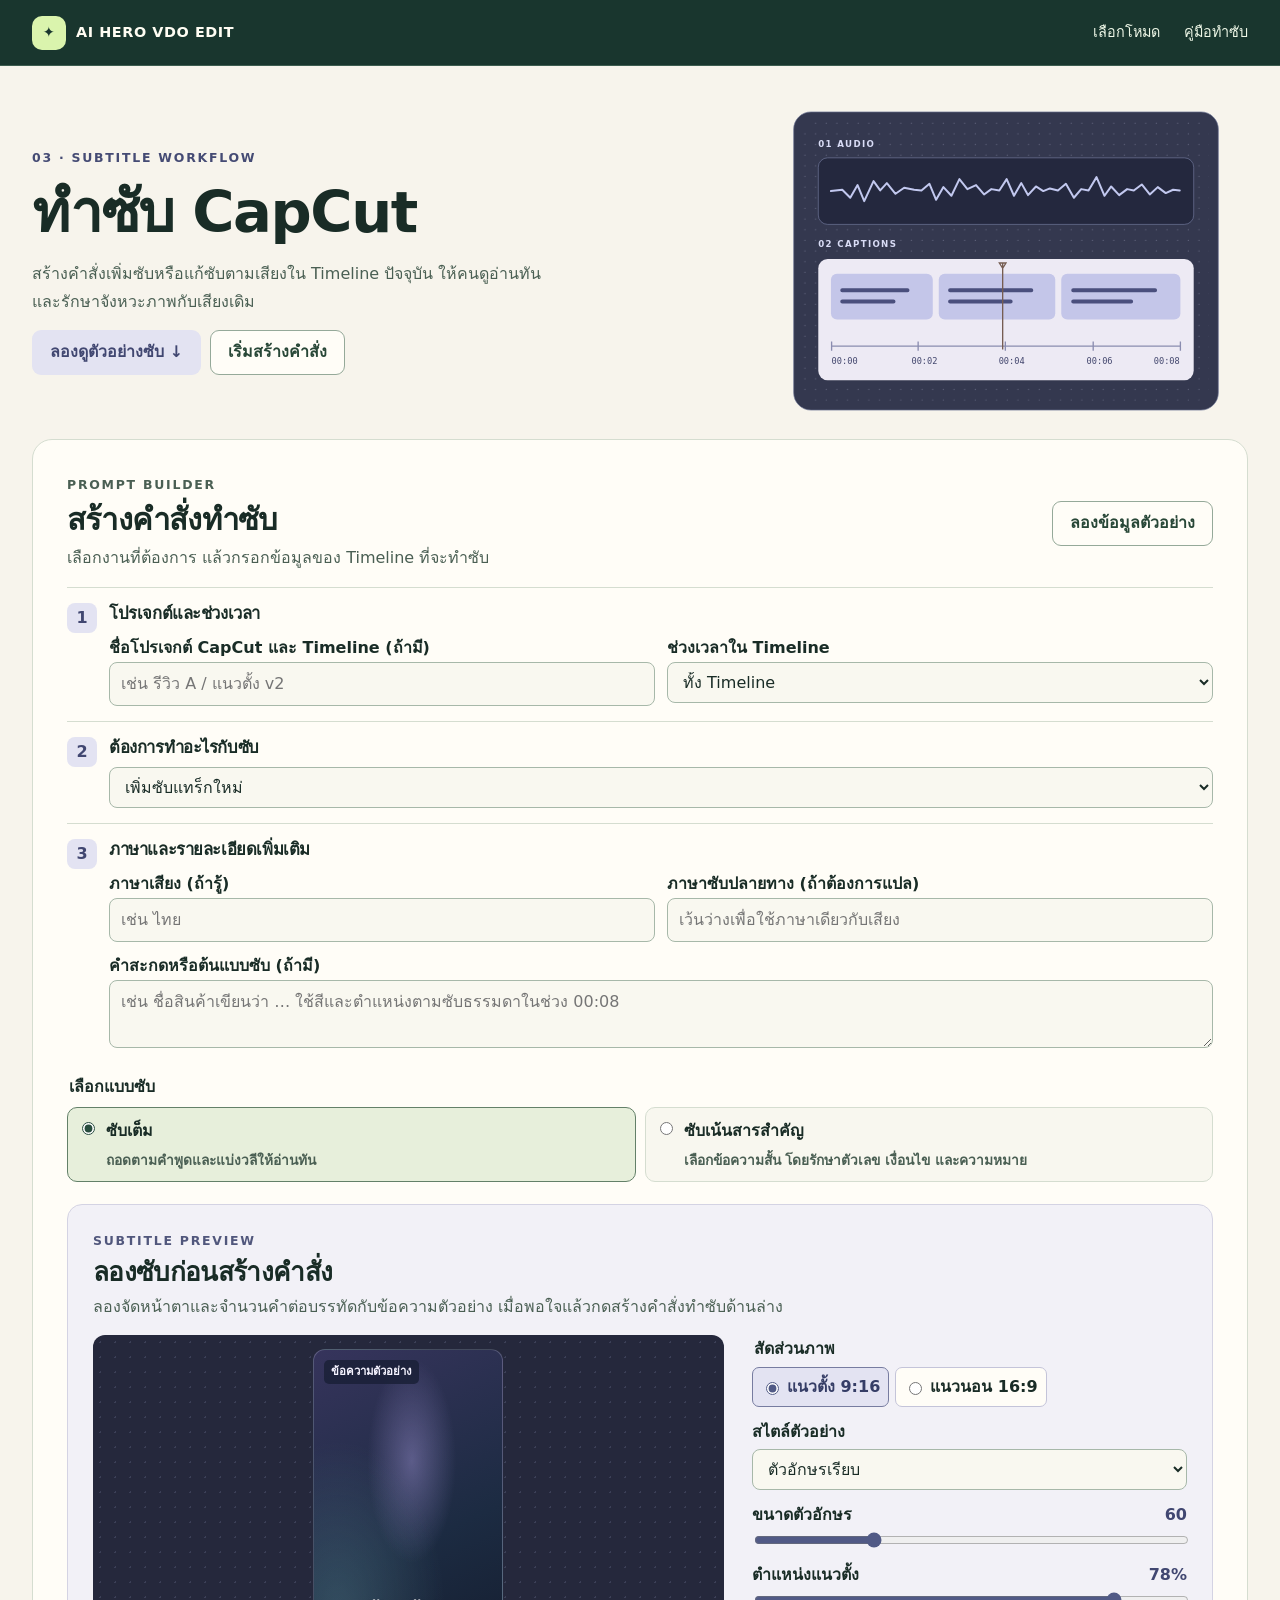
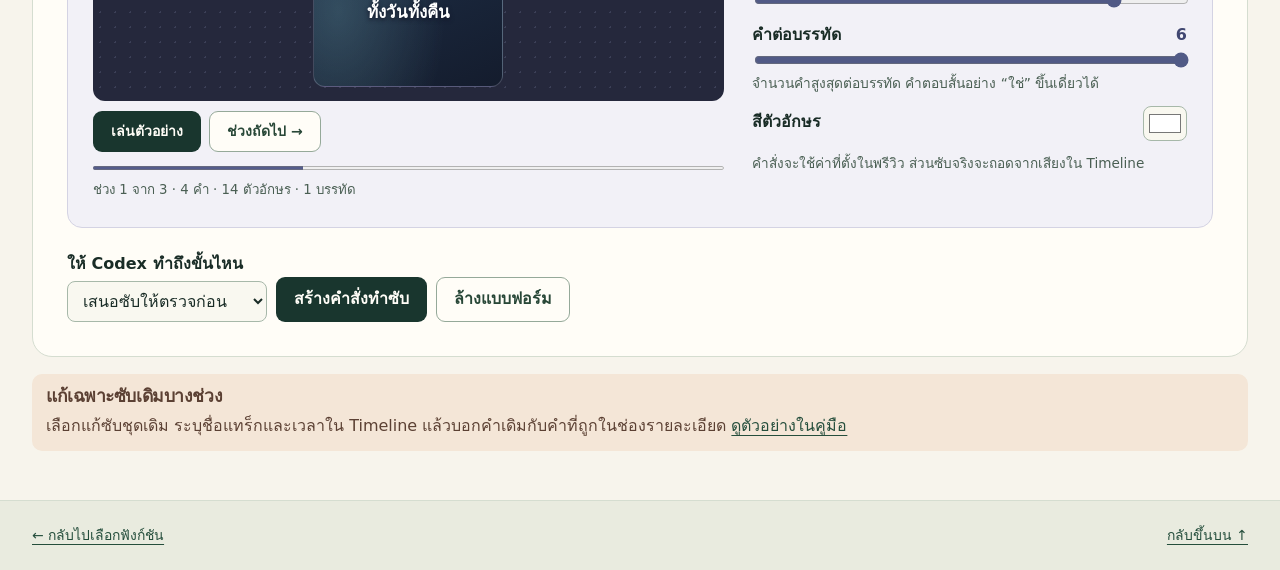
<file: website/subtitles.html>
<!doctype html>
<html lang="th">
<head>
  <meta charset="utf-8">
  <meta name="viewport" content="width=device-width, initial-scale=1">
  <meta name="description" content="สร้างคำสั่ง Codex สำหรับเพิ่มหรือแก้ซับ CapCut ให้ตรงกับเสียงใน Timeline">
  <meta name="theme-color" content="#19362e">
  <title>ชุดคำสั่งทำซับ CapCut | AI HERO VDO EDIT</title>
  <link rel="icon" type="image/svg+xml" href="img/mark.svg">
  <link rel="stylesheet" href="styles.css">
  <script src="app.js" defer></script>
  <script src="subtitles.js" defer></script>
  <script src="subtitle-preview.js" type="module"></script>
</head>
<body id="top">
  <a class="skip" href="#main">ข้ามไปเนื้อหา</a>
  <header class="topbar"><div class="wrap"><a class="brand" href="index.html"><b aria-hidden="true">✦</b> AI HERO VDO EDIT</a><nav class="topnav" aria-label="ทางลัด"><a href="index.html">เลือกโหมด</a><a href="experiment.html#subtitle-guide">คู่มือทำซับ</a></nav></div></header>
  <main id="main" class="wrap bofu-page">
    <div class="bofu-intro subtitle-intro">
      <div><p class="kicker">03 · SUBTITLE WORKFLOW</p><h1>ทำซับ CapCut</h1><p>สร้างคำสั่งเพิ่มซับหรือแก้ซับตามเสียงใน Timeline ปัจจุบัน ให้คนดูอ่านทันและรักษาจังหวะภาพกับเสียงเดิม</p><div class="subtitle-links"><a class="button bofu-button" href="#caption-preview">ลองดูตัวอย่างซับ ↓</a><a class="button outline" href="#builder">เริ่มสร้างคำสั่ง</a></div></div>
      <img src="img/subtitle-flow.svg" width="640" height="450" alt="คำพูดถูกแบ่งเป็นช่วงซับและวางตามเวลาใน Timeline">
    </div>
    <section class="builder subtitle-builder" id="builder" aria-labelledby="builder-title">
      <div class="builder-head"><div><p class="kicker">PROMPT BUILDER</p><h2 id="builder-title">สร้างคำสั่งทำซับ</h2><p>เลือกงานที่ต้องการ แล้วกรอกข้อมูลของ Timeline ที่จะทำซับ</p></div><button class="button outline" id="demo" type="button">ลองข้อมูลตัวอย่าง</button></div>
      <p class="demo-note" id="demo-note" hidden>กำลังดูข้อมูลสมมติ ล้างแบบฟอร์มก่อนกรอกงานจริง</p>
      <form id="subtitle-form" autocomplete="off">
        <div class="field-step">
          <span class="step-number" aria-hidden="true">1</span>
          <div class="field-content">
            <h3>โปรเจกต์และช่วงเวลา</h3>
            <div class="paired-fields">
              <div>
                <label for="project">ชื่อโปรเจกต์ CapCut และ Timeline (ถ้ามี)</label>
                <input id="project" maxlength="200" required placeholder="เช่น รีวิว A / แนวตั้ง v2">
              </div>
              <div>
                <label for="range">ช่วงเวลาใน Timeline</label>
                <select id="range">
                  <option value="all">ทั้ง Timeline</option>
                  <option value="in-out">ช่วง In–Out</option>
                  <option value="in-to-end">จากจุด In ถึงท้าย Timeline</option>
                  <option value="start-to-out">จากต้น Timeline ถึงจุด Out</option>
                </select>
              </div>
            </div>
            <div id="timeline-points" class="target-field" hidden>
              <div class="paired-fields">
                <div id="timeline-in-field" hidden>
                  <label for="timeline-in">จุด In (เวลาเริ่ม)</label>
                  <input id="timeline-in" maxlength="12" placeholder="เช่น 00:05" aria-describedby="timeline-time-help" disabled>
                </div>
                <div id="timeline-out-field" hidden>
                  <label for="timeline-out">จุด Out (เวลาจบ)</label>
                  <input id="timeline-out" maxlength="12" placeholder="เช่น 00:32" aria-describedby="timeline-time-help" disabled>
                </div>
              </div>
              <small id="timeline-time-help">ใช้เวลาบน Timeline เช่น 00:05, 00:01:20.500 หรือ 00:01:20:12 (เลขท้ายเป็นเฟรม)</small>
            </div>
          </div>
        </div>
        <div class="field-step"><span class="step-number" aria-hidden="true">2</span><div class="field-content"><h3><label for="operation">ต้องการทำอะไรกับซับ</label></h3><select id="operation"><option value="add">เพิ่มซับแทร็กใหม่</option><option value="edit">แก้ซับชุดเดิม</option></select><div class="target-field" id="target-field" hidden><label for="track">ชื่อแทร็กซับหรือชุดซับที่ต้องการแก้</label><input id="track" maxlength="160" placeholder="เช่น ซับไทยหลัก หรือซับเดิมช่วง 00:05–00:32"></div></div></div>
        <div class="field-step"><span class="step-number" aria-hidden="true">3</span><div class="field-content"><h3>ภาษาและรายละเอียดเพิ่มเติม</h3><div class="paired-fields"><div><label for="spoken">ภาษาเสียง (ถ้ารู้)</label><input id="spoken" maxlength="80" placeholder="เช่น ไทย"></div><div><label for="translation">ภาษาซับปลายทาง (ถ้าต้องการแปล)</label><input id="translation" maxlength="80" placeholder="เว้นว่างเพื่อใช้ภาษาเดียวกับเสียง"></div></div><div class="target-field"><label for="notes">คำสะกดหรือต้นแบบซับ (ถ้ามี)</label><textarea id="notes" maxlength="650" rows="2" placeholder="เช่น ชื่อสินค้าเขียนว่า … ใช้สีและตำแหน่งตามซับธรรมดาในช่วง 00:08"></textarea></div></div></div>
        <fieldset class="pace"><legend>เลือกแบบซับ</legend><div class="pace-grid">
          <label class="choice"><input type="radio" name="captionMode" value="full" checked><span><strong>ซับเต็ม</strong><small>ถอดตามคำพูดและแบ่งวลีให้อ่านทัน</small></span></label>
          <label class="choice"><input type="radio" name="captionMode" value="selective"><span><strong>ซับเน้นสารสำคัญ</strong><small>เลือกข้อความสั้น โดยรักษาตัวเลข เงื่อนไข และความหมาย</small></span></label>
        </div></fieldset>
        <section class="caption-preview" id="caption-preview" aria-labelledby="caption-preview-title">
          <div class="caption-preview-head">
            <p class="kicker">SUBTITLE PREVIEW</p>
            <h3 id="caption-preview-title">ลองซับก่อนสร้างคำสั่ง</h3>
            <p>ลองจัดหน้าตาและจำนวนคำต่อบรรทัดกับข้อความตัวอย่าง เมื่อพอใจแล้วกดสร้างคำสั่งทำซับด้านล่าง</p>
          </div>
          <div class="caption-preview-grid">
            <div class="caption-player">
              <div class="caption-stage">
                <div class="caption-frame" id="caption-frame" data-ratio="portrait" data-look="plain">
                  <span class="caption-frame-tag" aria-hidden="true">ข้อความตัวอย่าง</span>
                  <div class="caption-demo-line" id="caption-demo-line"><span id="caption-demo-text">ทั้งวันทั้งคืน</span></div>
                </div>
              </div>
              <div class="caption-player-actions">
                <button class="button primary" id="caption-play" type="button">เล่นตัวอย่าง</button>
                <button class="button outline" id="caption-next" type="button">ช่วงถัดไป →</button>
              </div>
              <progress id="caption-progress" value="1" max="3" aria-label="ลำดับซับตัวอย่าง"></progress>
              <p id="caption-cue-info" class="caption-cue-info">ช่วง 1 จาก 3</p>
            </div>
            <div class="caption-controls">
              <fieldset class="caption-ratio">
                <legend>สัดส่วนภาพ</legend>
                <label><input type="radio" name="previewRatio" value="portrait" checked><span>แนวตั้ง 9:16</span></label>
                <label><input type="radio" name="previewRatio" value="landscape"><span>แนวนอน 16:9</span></label>
              </fieldset>
              <div>
                <label for="caption-look">สไตล์ตัวอย่าง</label>
                <select id="caption-look">
                  <option value="plain">ตัวอักษรเรียบ</option>
                  <option value="box">กล่องเข้ม</option>
                  <option value="outline">ขอบเข้ม</option>
                </select>
              </div>
              <div>
                <label class="caption-slider-label" for="caption-size">ขนาดตัวอักษร <span id="caption-size-value" aria-hidden="true">60</span></label>
                <input id="caption-size" type="range" min="40" max="115" value="60" step="1">
              </div>
              <div>
                <label class="caption-slider-label" for="caption-position">ตำแหน่งแนวตั้ง <span id="caption-position-value" aria-hidden="true">78%</span></label>
                <input id="caption-position" type="range" min="15" max="90" value="78" step="1">
              </div>
              <div>
                <label class="caption-slider-label" for="caption-line-words">คำต่อบรรทัด <span id="caption-line-words-value" aria-hidden="true">6</span></label>
                <input id="caption-line-words" type="range" min="1" max="6" value="6" step="1" aria-describedby="caption-line-words-help">
                <small id="caption-line-words-help">จำนวนคำสูงสุดต่อบรรทัด คำตอบสั้นอย่าง “ใช่” ขึ้นเดี่ยวได้</small>
              </div>
              <div class="caption-color">
                <label for="caption-color">สีตัวอักษร</label>
                <input id="caption-color" type="color" value="#ffffff">
              </div>
              <p class="caption-preview-note">คำสั่งจะใช้ค่าที่ตั้งในพรีวิว ส่วนซับจริงจะถอดจากเสียงใน Timeline</p>
              <p class="caption-preview-warning" id="caption-preview-warning" role="status" hidden></p>
            </div>
          </div>
        </section>
        <div class="build-actions"><div class="scope"><label for="scope">ให้ Codex ทำถึงขั้นไหน</label><select id="scope"><option value="review">เสนอซับให้ตรวจก่อน</option><option value="write">ใส่ซับลงโปรเจกต์</option></select></div><button class="button primary" type="submit">สร้างคำสั่งทำซับ</button><button class="button outline" type="reset">ล้างแบบฟอร์ม</button></div>
      </form>
      <section class="bofu-result" id="subtitle-result" aria-labelledby="result-title" hidden><h3 id="result-title" tabindex="-1">คำสั่งสำหรับวางในแชต Codex</h3><div class="prompt"><div class="prompt-head"><span>ชุดคำสั่งทำซับ</span><button class="copy" type="button" data-copy="subtitle-prompt">คัดลอก</button></div><pre tabindex="0"><code id="subtitle-prompt"></code></pre></div></section>
    </section>
    <aside class="bofu-note"><h2>แก้เฉพาะซับเดิมบางช่วง</h2><p>เลือกแก้ซับชุดเดิม ระบุชื่อแทร็กและเวลาใน Timeline แล้วบอกคำเดิมกับคำที่ถูกในช่องรายละเอียด <a href="experiment.html#subtitle-guide">ดูตัวอย่างในคู่มือ</a></p></aside>
  </main>
  <div class="status" id="copy-status" role="status" aria-live="polite"></div>
  <footer class="foot"><div class="wrap"><a href="index.html">← กลับไปเลือกฟังก์ชัน</a><a href="#top">กลับขึ้นบน ↑</a></div></footer>
</body>
</html>
</file>
<file: website/styles.css>
:root{--paper:#f7f4ec;--white:#fffdf7;--ink:#192c26;--muted:#4a5f53;--forest:#19362e;--line:#d5ddd0;--mint:#dcebcf;--lime:#daf4ad;--peach:#f5d9c0;--radius:20px;--max:1240px}*{box-sizing:border-box}html{scroll-behavior:smooth;scroll-padding-top:96px}body{margin:0;background:var(--paper);color:var(--ink);font:16px/1.75 system-ui,"Thonburi","Noto Sans Thai",sans-serif}a{color:#254e3c;text-underline-offset:4px}button,select{font:inherit}button{cursor:pointer}button:focus-visible,a:focus-visible,select:focus-visible,pre:focus-visible{outline:3px solid #9e5628;outline-offset:4px}img{display:block;max-width:100%;height:auto}.wrap{width:min(calc(100% - 64px),var(--max));margin:auto}.skip{position:absolute;top:-100px;z-index:10;background:white;padding:8px}.skip:focus{top:0}.topbar{background:var(--forest);color:#fffdf3;border-bottom:1px solid #3d5d50;position:sticky;top:0;z-index:4}.topbar .wrap{display:flex;align-items:center;justify-content:space-between;gap:24px;min-height:65px}.brand{display:flex;align-items:center;gap:10px;text-decoration:none;color:#fffdf3;font-size:.9rem;font-weight:800;letter-spacing:.04em}.brand b{display:grid;place-items:center;background:var(--lime);color:var(--forest);width:34px;height:34px;border-radius:10px}.topnav{display:flex;gap:24px;align-items:center}.topnav a{color:#eef7e7;text-decoration:none;font-size:.9rem}.topnav a:hover{text-decoration:underline}.hero{background:var(--forest);color:#fffdf3}.hero-grid{display:grid;grid-template-columns:1fr 1fr;gap:clamp(26px,6vw,86px);align-items:center;padding:68px 0 72px}.kicker{color:#496353;font-size:.78rem;font-weight:850;letter-spacing:.14em;text-transform:uppercase}.hero .kicker{color:var(--lime)}h1,h2,h3{line-height:1.35;letter-spacing:-.025em;text-wrap:pretty}h1{font-size:clamp(2.2rem,5.3vw,4.6rem);margin:.22em 0 .26em;font-weight:860}h2{font-size:clamp(1.4rem,2.4vw,2.15rem);margin:.1em 0 .65em}h3{font-size:1.15rem;margin:1.5em 0 .65em}.hero p{font-size:1.1rem;color:#dce9df;max-width:34rem;margin-bottom:26px}.actions{display:flex;flex-wrap:wrap;gap:11px}.button{display:inline-flex;align-items:center;justify-content:center;padding:9px 17px;border:1px solid transparent;border-radius:9px;font-weight:750;text-decoration:none;line-height:1.55;color:var(--ink);background:var(--lime)}.button:hover{filter:brightness(.95)}.button.ghost{color:#f9fff3;border-color:#668276;background:transparent}.hero figure{margin:0}.hero figcaption{font-size:.82rem;color:#c5dacb;margin:10px 2px 0}.paths{display:grid;grid-template-columns:repeat(3,1fr);gap:15px;margin:24px auto 40px}.path{background:var(--white);border:1px solid var(--line);border-radius:14px;padding:20px;text-decoration:none;color:var(--ink);display:block}.path:hover{border-color:#51765f}.path small{color:#496353;font-weight:850;letter-spacing:.12em}.path strong{display:block;font-size:1.2rem;margin:4px 0}.path span{color:var(--muted);display:block;font-size:.91rem}.library{background:#e5ecde;border:1px solid #cfdcc8;border-radius:var(--radius);padding:clamp(20px,4vw,40px);margin:0 auto 46px}.library h2{margin-bottom:8px}.library p{margin:0 0 16px;color:var(--muted)}.library label{display:block;font-size:.9rem;font-weight:750;margin-bottom:6px}.library select{display:block;width:min(100%,510px);max-width:100%;color:var(--ink);background:var(--white);border:1px solid #839988;border-radius:9px;padding:8px 12px;margin-bottom:12px}.layout{display:grid;grid-template-columns:220px minmax(0,1fr);gap:clamp(24px,5vw,72px);align-items:start}.chapters{position:sticky;top:90px;background:#eaece1;border:1px solid var(--line);border-radius:16px;padding:17px;max-height:calc(100vh - 108px);overflow:auto}.chapters h2{font-size:1rem;margin:0 0 8px}.chapters ol{list-style:none;margin:0;padding:0}.chapters a{display:block;border-radius:8px;padding:6px 9px;text-decoration:none;font-size:.89rem}.chapters a:hover,.chapters a[aria-current]{background:#d3e5c8}.chapter{padding:4px 0 33px;margin:0 0 35px;border-bottom:1px solid var(--line)}.chapter>ol,.chapter>ul{padding-inline-start:1.5rem}.chapter li{padding:3px 0}.chapter p{margin:.7em 0 1em}.chapter code:not(pre code){font: .86em ui-monospace,monospace;background:#e7ede0;padding:.11em .35em;border-radius:4px;overflow-wrap:anywhere}.figure{margin:21px 0 22px}.figure img{width:100%;border:1px solid var(--line);border-radius:18px}.figure figcaption{color:var(--muted);font-size:.88rem;margin:7px 0 0}.table-wrap{overflow:auto;border:1px solid var(--line);border-radius:13px;margin:18px 0;background:var(--white)}table{width:100%;border-collapse:collapse;font-size:.94rem;text-align:left}td,th{padding:11px 14px;vertical-align:top;border-bottom:1px solid var(--line)}th{background:#e5ecde;font-weight:800}tbody tr:last-child td{border-bottom:0}.prompt{border:1px solid #4f6b5f;background:#213c34;color:#f2f7ec;border-radius:13px;overflow:hidden;margin:18px 0}.prompt-head{display:flex;justify-content:space-between;align-items:center;gap:10px;padding:8px 12px;background:#2b4b40;color:#e7f2e3;font-size:.87rem;font-weight:750}.copy{border:1px solid #b9d7a7;background:var(--lime);color:#1e382d;border-radius:7px;padding:5px 11px;white-space:nowrap;font-size:.87rem;font-weight:800;min-height:36px}.copy:focus-visible{outline-color:#f2c6a7}.prompt pre{font: .91rem/1.8 system-ui,"Thonburi",sans-serif;white-space:pre-wrap;overflow-wrap:anywhere;margin:0;padding:15px 17px}.prompt code{font:inherit}.library .prompt{margin-bottom:0}.library .prompt pre{max-height:22rem;overflow:auto}.status{position:fixed;right:18px;bottom:18px;background:#19362e;color:white;padding:8px 13px;border-radius:10px;z-index:8}.status:empty{display:none}.foot{background:#e9ebdf;border-top:1px solid var(--line);margin-top:20px}.foot .wrap{display:flex;justify-content:space-between;gap:20px;align-items:center;padding:22px 0;font-size:.87rem;color:var(--muted)}.note{background:#f3e6d5;padding:14px 16px;border-radius:10px;font-size:.94rem}
@media(max-width:870px){.wrap{width:min(calc(100% - 38px),var(--max))}.hero-grid{gap:28px;padding:45px 0}.layout{grid-template-columns:1fr;gap:22px}.chapters{position:static;max-height:none}.chapters ol{display:flex;flex-wrap:wrap;gap:4px}.chapters a{padding:4px 8px}.chapter{margin-bottom:25px}.topnav{gap:13px}}
@media(max-width:620px){.wrap{width:calc(100% - 32px)}.hero-grid{grid-template-columns:1fr;gap:23px;padding:38px 0}.hero h1{max-width:17ch}.hero p{margin-bottom:17px;font-size:1rem}.hero figure img{max-width:min(100%,480px)}.paths{grid-template-columns:1fr;gap:8px;margin:16px auto 24px}.path{padding:12px 15px}.path strong{font-size:1.08rem;display:inline;margin-left:7px}.path span{margin-top:3px}.library{margin-bottom:28px}.topbar .wrap{min-height:55px;gap:10px}.topnav a{font-size:.78rem}.topnav a:last-child{display:none}.brand{font-size:.78rem}.brand b{width:28px;height:28px}.table-wrap td,.table-wrap th{padding:8px 9px;font-size:.87rem}.figure img{border-radius:11px}.foot .wrap{align-items:flex-start}.prompt pre{padding:12px;font-size:.88rem}}
@media(prefers-reduced-motion:reduce){html{scroll-behavior:auto}}
@media(min-width:871px){.layout>aside{position:sticky;top:90px}.chapters{position:static}}
.bar-tag{font-size:.88rem;color:#dbe9db}.mode-home{padding:54px 0 30px}.mode-intro{max-width:780px;margin-bottom:28px}.mode-intro .kicker,.bofu-intro .kicker,.builder-head .kicker{margin:0}.mode-intro h1{font-size:clamp(2.3rem,6vw,4.3rem);margin:.13em 0 .19em}.mode-intro>p:last-child,.bofu-intro p,.builder-head p,.mode-hint{color:var(--muted);margin:0}.mode-grid{display:grid;grid-template-columns:repeat(2,minmax(0,1fr));gap:20px}.mode-card{display:flex;flex-direction:column;overflow:hidden;background:var(--white);border:1px solid var(--line);border-radius:var(--radius)}.mode-art{display:flex;justify-content:center;background:#24453b;padding:17px 23px}.bofu-card .mode-art{background:#442d2a}.mode-art img{width:100%;height:clamp(155px,24vw,276px);object-fit:contain}.mode-card-body{display:flex;flex:1;flex-direction:column;align-items:flex-start;padding:clamp(19px,3vw,31px)}.mode-label{background:var(--mint);border-radius:7px;padding:2px 8px;font-weight:780;font-size:.84rem}.bofu-card .mode-label{background:#f7dfcc;color:#713d2b}.mode-card h2{margin:10px 0 4px;font-size:clamp(1.28rem,2.6vw,2.05rem)}.mode-card p{color:var(--muted);margin:0 0 13px}.mode-sequence{font-size:.91rem;font-weight:750;margin:auto 0 15px}.mode-sequence span{color:#52735c;padding:0 3px}.button.primary{background:var(--forest);color:var(--white);gap:9px}.bofu-card .button.primary{background:#7b4738}.mode-hint{margin-top:18px;padding:11px 15px;border-left:3px solid #b38d70;background:#f1e9db;border-radius:0 8px 8px 0;font-size:.92rem}.bofu-page{padding:35px 0 29px}.bofu-intro{display:grid;grid-template-columns:1fr minmax(250px,.7fr);gap:40px;align-items:center;padding:10px 0 28px}.bofu-intro h1{font-size:clamp(2rem,5vw,3.6rem);margin:5px 0 8px}.bofu-intro .kicker{color:#79503e}.bofu-intro p:not(.kicker){max-width:525px}.bofu-button{background:#f4dcc5;color:#563429;margin-top:14px}.bofu-intro img{width:100%;max-height:300px;object-fit:contain}.builder{background:var(--white);border:1px solid var(--line);border-radius:var(--radius);padding:clamp(17px,3vw,34px)}.builder-head{display:flex;justify-content:space-between;align-items:center;gap:18px;margin-bottom:15px}.builder-head h2{margin:3px 0 4px}.button.outline{background:var(--white);border-color:#95a999;color:#284737}.builder label,.builder legend{font-weight:750}.builder input:not([type=radio]),.builder textarea,.builder select{display:block;width:100%;padding:9px 11px;color:var(--ink);background:#f9f8f0;border:1px solid #a7b8a9;border-radius:8px;font:inherit;line-height:1.5}.builder input:focus-visible,.builder textarea:focus-visible{outline:2px solid #8f573e;outline-offset:2px}.builder textarea{resize:vertical}.field-step{display:flex;align-items:flex-start;gap:12px;border-top:1px solid var(--line);padding:15px 0}.step-number{display:grid;place-items:center;background:#f4dcc5;color:#613c2e;font-weight:850;border-radius:8px;width:30px;height:30px;flex:none}.field-content{width:100%;min-width:0}.field-content h3{margin:0 0 8px;font-size:1.04rem}.paired-fields{display:grid;grid-template-columns:1fr 1fr;gap:12px}.builder small{display:block;color:var(--muted);font-size:.86rem;margin-top:3px}.pace{margin:10px 0 15px;padding:0;border:0}.pace legend{margin-bottom:6px}.pace-grid{display:grid;grid-template-columns:1fr 1fr;gap:9px}.choice{display:flex;gap:8px;align-items:flex-start;border:1px solid var(--line);background:#f8f7ef;border-radius:10px;padding:9px;cursor:pointer}.choice:has(input:checked){border-color:#638068;background:#e7efdb}.choice input{margin-top:.43em;accent-color:#284d3e}.build-actions{display:flex;flex-wrap:wrap;align-items:flex-end;gap:9px}.scope{min-width:200px}.scope select{margin-top:3px}.demo-note,.bofu-note{background:#f4e6d7;border-radius:10px;padding:11px 14px;color:#5b4033}.bofu-note{margin-top:17px}.bofu-note h2{font-size:1.1rem;margin:0 0 4px}.bofu-note p{margin:0}.bofu-result h3{margin:18px 0 8px}.bofu-result .prompt{margin:0}
@media(max-width:620px){.bar-tag{font-size:.75rem}.mode-home{padding-top:28px}.mode-grid,.bofu-intro,.paired-fields,.pace-grid{grid-template-columns:1fr}.mode-grid{gap:12px}.mode-intro{margin-bottom:17px}.mode-art{padding:10px}.mode-art img{height:154px}.bofu-intro{gap:16px;padding-top:0}.bofu-intro img{max-height:176px}.builder-head{align-items:flex-start;flex-direction:column;gap:8px}.scope{min-width:100%}}
.experiment-intro .kicker{color:#496353}.experiment-intro .bofu-button,.experiment-builder .step-number{background:var(--mint);color:#27483b}
.optional-cta{margin-top:12px}
.mode-heading{display:flex;justify-content:space-between;align-items:flex-start;gap:24px}.guide-menu{position:relative;flex:none;margin-top:9px;z-index:2}.guide-menu summary{list-style:none;display:flex;align-items:center;gap:9px;min-height:43px;border:1px solid #a6b4a7;border-radius:9px;padding:7px 12px;background:var(--white);color:var(--forest);font-weight:750;font-size:.94rem;cursor:pointer}.guide-menu summary::-webkit-details-marker{display:none}.guide-menu summary:focus-visible{outline:3px solid #9e5628;outline-offset:4px}.guide-menu[open] summary,.guide-menu summary:hover{background:#e6eedc}.guide-chevron{margin-left:3px;font-size:1.1rem;line-height:1}.guide-menu-links{position:absolute;right:0;top:calc(100% + 6px);min-width:278px;padding:5px;background:var(--white);border:1px solid var(--line);border-radius:10px;box-shadow:0 12px 26px #1a2e2720}.guide-menu-links a{display:block;padding:8px 10px;text-decoration:none;border-radius:6px;line-height:1.55}.guide-menu-links a:hover,.guide-menu-links a:focus-visible{background:#e6eedc}.guide-menu-links span{display:block;font-size:.8rem;color:var(--muted)}#promotion>.figure img{max-height:385px;object-fit:contain;background:#442d2a}
@media(max-width:620px){.mode-heading{display:block}.guide-menu{width:max-content;margin:0 0 16px}.guide-menu-links{left:0;right:auto;min-width:min(278px,calc(100vw - 40px))}}
.mode-grid{grid-template-columns:repeat(3,minmax(0,1fr))}.mode-art img{height:clamp(140px,19vw,236px)}.subtitle-card .mode-art{background:#34384f}.subtitle-card .mode-label{background:#e3e3f2;color:#414771}.subtitle-card .button.primary{background:#454b74}.subtitle-intro .kicker{color:#454b74}.subtitle-intro .bofu-button,.subtitle-builder .step-number{background:#e3e3f2;color:#414771}.subtitle-builder .paired-fields>div{min-width:0}.subtitle-builder .target-field{margin-top:10px}
@media(max-width:760px){.mode-grid{grid-template-columns:1fr}.mode-art img{height:170px}}

.subtitle-links{display:flex;flex-wrap:wrap;gap:9px;margin-top:14px}
.subtitle-links .bofu-button{margin:0}
.caption-preview{
  margin:22px 0;padding:clamp(15px,2.7vw,25px);scroll-margin-top:72px;
  border:1px solid #d4d3e3;border-radius:15px;background:#f2f1f7
}
.caption-preview-head{margin-bottom:14px}
.caption-preview-head .kicker{color:#51577c;margin:0}
.caption-preview-head h3{margin:3px 0;font-size:clamp(1.22rem,2.4vw,1.63rem)}
.caption-preview-head p:last-child{margin:0;color:var(--muted)}
.caption-preview-grid{display:grid;grid-template-columns:minmax(0,1.45fr) minmax(0,1fr);gap:clamp(16px,3vw,28px)}
.caption-stage{
  display:grid;place-items:center;min-height:363px;padding:14px;border-radius:12px;background:#25283c;
  background-image:radial-gradient(#afb5e329 1px,transparent 1px);background-size:15px 15px
}
.caption-frame{
  --caption-size:60;--caption-position:78%;--caption-color:#fff;
  position:relative;container-type:inline-size;overflow:hidden;width:min(100%,190px);aspect-ratio:9/16;
  border:1px solid #e9e6ff38;border-radius:12px;
  background:
    radial-gradient(ellipse at 52% 33%,#b1a3ea63,transparent 32%),
    radial-gradient(ellipse at 13% 78%,#6b9ea84f,transparent 46%),
    linear-gradient(155deg,#36345c,#1c2b42 57%,#141c2d)
}
.caption-frame[data-ratio=landscape]{width:min(100%,530px);aspect-ratio:16/9}
.caption-frame-tag{
  position:absolute;top:10px;left:10px;padding:2px 7px;border-radius:5px;
  color:#f5f3ff;background:#1b2038d9;font-size:.71rem;font-weight:700
}
.caption-demo-line{
  position:absolute;top:clamp(var(--caption-half-height,0px),var(--caption-position),calc(100% - var(--caption-half-height,0px)));
  left:5%;right:5%;transform:translateY(-50%);
  white-space:pre;overflow:hidden;text-align:center;color:var(--caption-color);
  font-size:calc(var(--caption-size) * .15cqw);line-height:1.55;font-weight:850;text-shadow:0 2px 4px #131729
}
.caption-frame[data-ratio=landscape] .caption-demo-line{font-size:calc(var(--caption-size) * .084375cqw)}
.caption-demo-line span{display:inline-block;padding:0 .28em}
.caption-frame[data-look=box] .caption-demo-line span{background:#141729e8;border-radius:.24em}
.caption-frame[data-look=outline] .caption-demo-line span{-webkit-text-stroke:.14em #141729;paint-order:stroke fill}
.caption-player-actions{display:flex;gap:8px;flex-wrap:wrap;margin-top:10px}
.caption-player-actions .button{font-size:.88rem}
.caption-player progress{display:block;width:100%;height:8px;margin-top:12px;accent-color:#545c8b}
.caption-cue-info{margin:6px 0 0;font-size:.83rem;color:var(--muted);font-variant-numeric:tabular-nums}
.caption-controls{display:grid;align-content:start;gap:11px}
.caption-controls label{display:block;margin-bottom:3px}
.caption-ratio{display:flex;flex-wrap:wrap;gap:6px;padding:0;margin:0;border:0}
.caption-ratio legend{margin-bottom:4px}
.caption-ratio label{
  display:flex;align-items:center;gap:5px;margin:0;padding:5px 8px;
  background:var(--white);border:1px solid #c4c4d9;border-radius:7px;cursor:pointer
}
.caption-ratio label:has(:checked){background:#e3e3f2;border-color:#777ca0;color:#353d66}
.caption-ratio input{accent-color:#515a86}
.caption-controls .caption-slider-label,.caption-color{display:flex;align-items:center;justify-content:space-between;gap:10px}
.caption-slider-label span{color:#414771;font-variant-numeric:tabular-nums}
.builder .caption-controls input[type=range]{padding:0;border:0;background:transparent;accent-color:#515a86;cursor:pointer}
.builder .caption-controls input[type=color]{width:44px;height:35px;padding:3px;cursor:pointer}
.caption-preview-note,.caption-preview-warning{margin:0;font-size:.85rem;color:var(--muted)}
.caption-preview-warning{padding:7px 9px;border-radius:7px;background:#f8e7db;color:#803c28;font-weight:700}
@media(max-width:680px){
  .caption-preview-grid{grid-template-columns:minmax(0,1fr)}
  .caption-stage{min-height:310px}
  .caption-frame[data-ratio=portrait]{width:min(100%,155px)}
}
</file>
